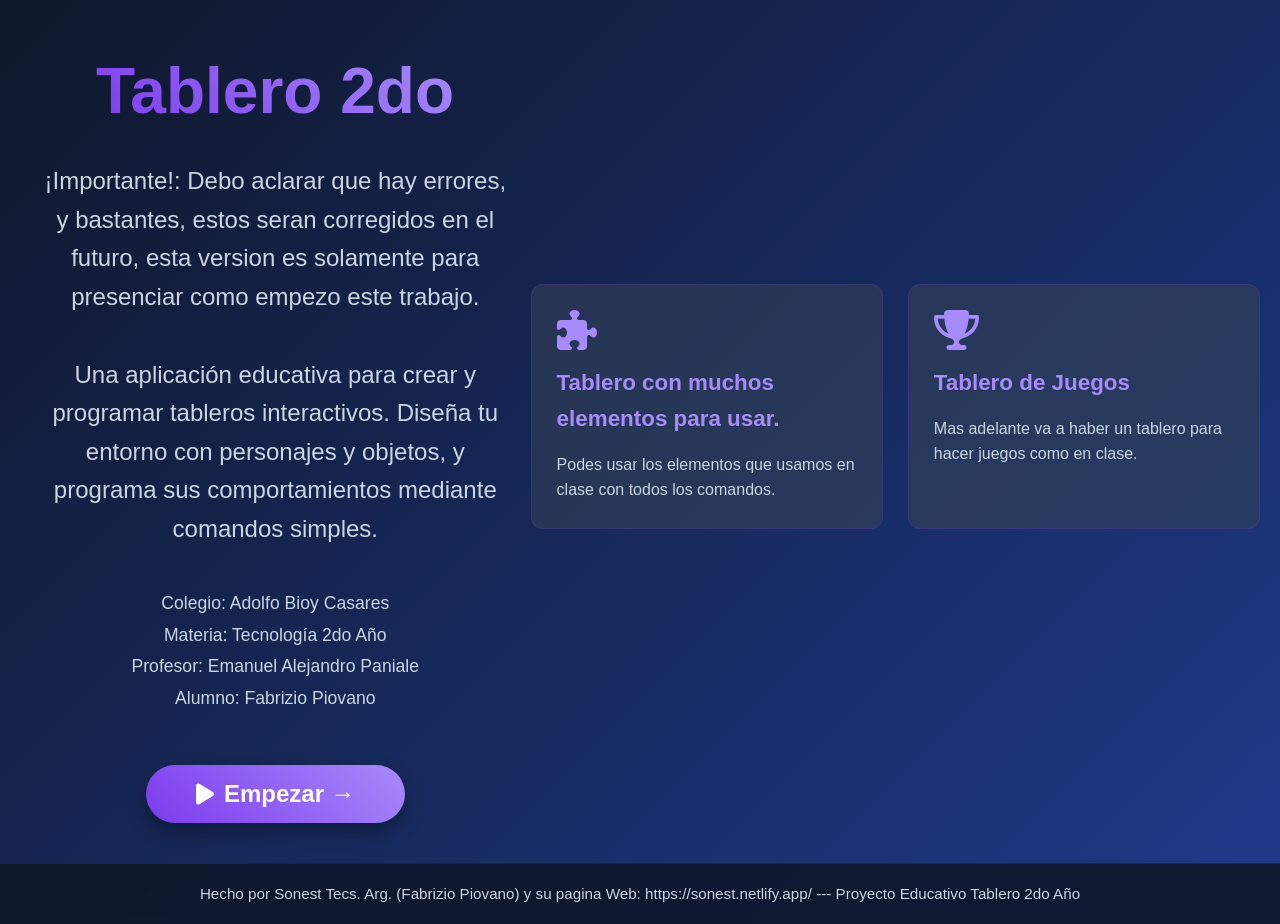
<file: index.html>
<!DOCTYPE html>
<html lang="es">
<head>
    <meta charset="UTF-8">
    <meta name="viewport" content="width=device-width, initial-scale=1.0">
    <title>Tablero 2do - Inicio</title>
    <link rel="stylesheet" href="style.css">
    <link rel="stylesheet" href="https://cdnjs.cloudflare.com/ajax/libs/font-awesome/6.4.0/css/all.min.css">
</head>
    <style>
        :root {
            --bg-primary: #0f172a;
            --bg-secondary: #1e293b;
            --bg-tertiary: #334155;
            --accent-color: #7c3aed;
            --accent-secondary: #a78bfa;
            --text-primary: #f1f5f9;
            --text-secondary: #cbd5e1;
            --success: #10b981;
            --error: #ef4444;
            --warning: #f59e0b;
            --border-radius: 12px;
            --transition: all 0.4s cubic-bezier(0.175, 0.885, 0.32, 1.275);
        }

        /* Tema claro */
        .light-theme {
          --bg-primary: #f0f2f5;
          --bg-secondary: #ffffff;
          --bg-tertiary: #e4e6eb;
          --accent-color: #6a5af9;
          --accent-secondary: #8c7cf0;
          --text-primary: #1c1e21;
          --text-secondary: #65676b;
        }

        * {
            margin: 0;
            padding: 0;
            box-sizing: border-box;
            font-family: 'Segoe UI', Tahoma, Geneva, Verdana, sans-serif;
        }

        body {
            background: linear-gradient(135deg, var(--bg-primary) 0%, #1e3a8a 100%);
            min-height: 100vh;
            display: flex;
            flex-direction: column;
            color: var(--text-primary);
            line-height: 1.6;
            overflow-x: hidden;
        }

        header {
            background: rgba(30, 41, 59, 0.9);
            backdrop-filter: blur(10px);
            color: white;
            padding: 15px 0;
            box-shadow: 0 4px 20px rgba(0, 0, 0, 0.4);
            position: sticky;
            top: 0;
            z-index: 100;
        }

        .tabs {
            display: flex;
            max-width: 1400px;
            margin: 0 auto;
            padding: 0 20px;
        }

        .tab {
            padding: 12px 24px;
            cursor: pointer;
            border-radius: var(--border-radius);
            transition: var(--transition);
            font-weight: 500;
            background: var(--bg-tertiary);
            color: var(--text-secondary);
            margin-right: 10px;
            display: flex;
            align-items: center;
            gap: 8px;
        }

        .tab.active {
            background: var(--accent-color);
            color: white;
            font-weight: bold;
            box-shadow: 0 4px 15px rgba(124, 58, 237, 0.4);
        }

        .tab:not(.active):hover {
            background: #475569;
            color: var(--text-primary);
            transform: translateY(-2px);
        }

        .container {
            max-width: 1400px;
            margin: 0 auto;
            padding: 20px;
            flex: 1;
            display: flex;
            justify-content: center;
            align-items: center;
        }

        .hero {
            display: flex;
            flex-direction: column;
            justify-content: center;
            align-items: center;
            min-height: 80vh;
            text-align: center;
            padding: 20px;
            max-width: 800px;
            margin: 0 auto;
        }

        .title {
            font-size: 4rem;
            margin-bottom: 20px;
            opacity: 0;
            transform: scale(0.8);
            animation: fadeInZoom 0.8s forwards;
            background: linear-gradient(45deg, var(--accent-color), var(--accent-secondary));
            -webkit-background-clip: text;
            background-clip: text;
            color: transparent;
            font-weight: 700;
        }

        .subtitle {
            font-size: 1.5rem;
            margin-bottom: 40px;
            max-width: 800px;
            opacity: 0;
            animation: fadeIn 0.8s forwards 0.4s;
            color: var(--text-secondary);
        }

        .info-text {
            color: var(--text-secondary);
            font-size: 1.1rem;
            opacity: 0;
            animation: fadeIn 0.8s forwards 0.6s;
            margin-bottom: 50px;
            line-height: 1.8;
            text-align: center;
        }


        .features {
            display: grid;
            grid-template-columns: repeat(2, 1fr);
            gap: 25px;
            margin-bottom: 50px;
            width: 100%;
            opacity: 0;
            animation: fadeIn 0.8s forwards 0.6s;
        }

        @media (max-width: 768px) {
            .features {
                grid-template-columns: 1fr;
            }
        }

        .feature {
            background: rgba(51, 65, 85, 0.6);
            border-radius: var(--border-radius);
            padding: 25px;
            border: 1px solid rgba(124, 58, 237, 0.2);
            text-align: left;
            transition: var(--transition);
        }

        .feature:hover {
            transform: translateY(-5px);
            box-shadow: 0 15px 25px rgba(0, 0, 0, 0.3);
            border-color: var(--accent-secondary);
        }

        .feature i {
            font-size: 2.5rem;
            color: var(--accent-secondary);
            margin-bottom: 15px;
        }

        .feature h3 {
            color: var(--accent-secondary);
            margin-bottom: 15px;
            font-size: 1.4rem;
        }

        .feature p {
            color: var(--text-secondary);
            line-height: 1.6;
        }

        .start-btn {
            background: linear-gradient(45deg, var(--accent-color), var(--accent-secondary));
            color: white;
            border: none;
            padding: 15px 50px;
            font-size: 1.5rem;
            font-weight: bold;
            border-radius: 50px;
            cursor: pointer;
            transition: var(--transition);
            display: flex;
            align-items: center;
            gap: 10px;
            opacity: 0;
            animation: fadeIn 0.8s forwards 0.8s;
            box-shadow: 0 10px 20px rgba(0, 0, 0, 0.3);
        }

        .start-btn:hover {
            transform: translateY(-5px);
            box-shadow: 0 15px 25px rgba(0, 0, 0, 0.4);
        }

        .start-btn:active {
            transform: translateY(0);
        }

        @keyframes fadeInZoom {
            from {
                opacity: 0;
                transform: scale(0.8);
            }
            to {
                opacity: 1;
                transform: scale(1);
            }
        }

        @keyframes fadeIn {
            from { opacity: 0; }
            to { opacity: 1; }
        }

        .fade-out {
            animation: fadeOut 0.8s forwards;
        }

        @keyframes fadeOut {
            from {
                opacity: 1;
                transform: translateY(0);
            }
            to {
                opacity: 0;
                transform: translateY(-50px);
            }
        }

        @keyframes pulse {
            0%, 100% { opacity: 0.5; transform: scale(0.95); }
            50% { opacity: 1; transform: scale(1); }
        }

        footer {
            background: rgba(15, 23, 42, 0.9);
            backdrop-filter: blur(10px);
            color: var(--text-secondary);
            text-align: center;
            padding: 18px;
            font-size: 0.95rem;
            margin-top: auto;
            border-top: 1px solid rgba(124, 58, 237, 0.2);
        }
    </style>
<body>
    <div class="container">
        <div class="hero">
            <h1 class="title">Tablero 2do</h1>
            <p class="subtitle">¡Importante!: Debo aclarar que hay errores, y bastantes, estos seran corregidos en el futuro, esta version es solamente para presenciar como empezo este trabajo.</p>
            <p class="subtitle">Una aplicación educativa para crear y programar tableros interactivos. Diseña tu entorno con personajes y objetos, y programa sus comportamientos mediante comandos simples.</p>
            <div class="info-text">
                <p>Colegio: Adolfo Bioy Casares</p>
                <p>Materia: Tecnología 2do Año</p>
                <p>Profesor: Emanuel Alejandro Paniale</p>
                <p>Alumno: Fabrizio Piovano</p>
            </div>

            <button id="startBtn" class="start-btn">
                <i class="fas fa-play"></i> Empezar →
            </button>
        </div>

        <div class="game-preview"></div>
            
        <div class="features">
            <div class="feature">
                <i class="fas fa-puzzle-piece"></i>
                <h3>Tablero con muchos elementos para usar.</h3>
                <p>Podes usar los elementos que usamos en clase con todos los comandos.</p>
            </div>
            <div class="feature">
                <i class="fas fa-trophy"></i>
                <h3>Tablero de Juegos</h3>
                <p>Mas adelante va a haber un tablero para hacer juegos como en clase.</p>
            </div>
        </div>
    </div>
    
    <footer>
        Hecho por Sonest Tecs. Arg. (Fabrizio Piovano) y su pagina Web: https://sonest.netlify.app/ --- Proyecto Educativo Tablero 2do Año
    </footer>
    
    <script>
        document.addEventListener('DOMContentLoaded', function() {
            const startBtn = document.getElementById('startBtn');
            
            startBtn.addEventListener('click', function() {
                // Animación de salida
                document.querySelector('.hero').classList.add('fade-out');
                
                // Redirigir después de la animación
                setTimeout(function() {
                    window.location.href = 'tablero-normal.html';
                }, 800);
            });
        });
    </script>
</body>
</html>
</file>
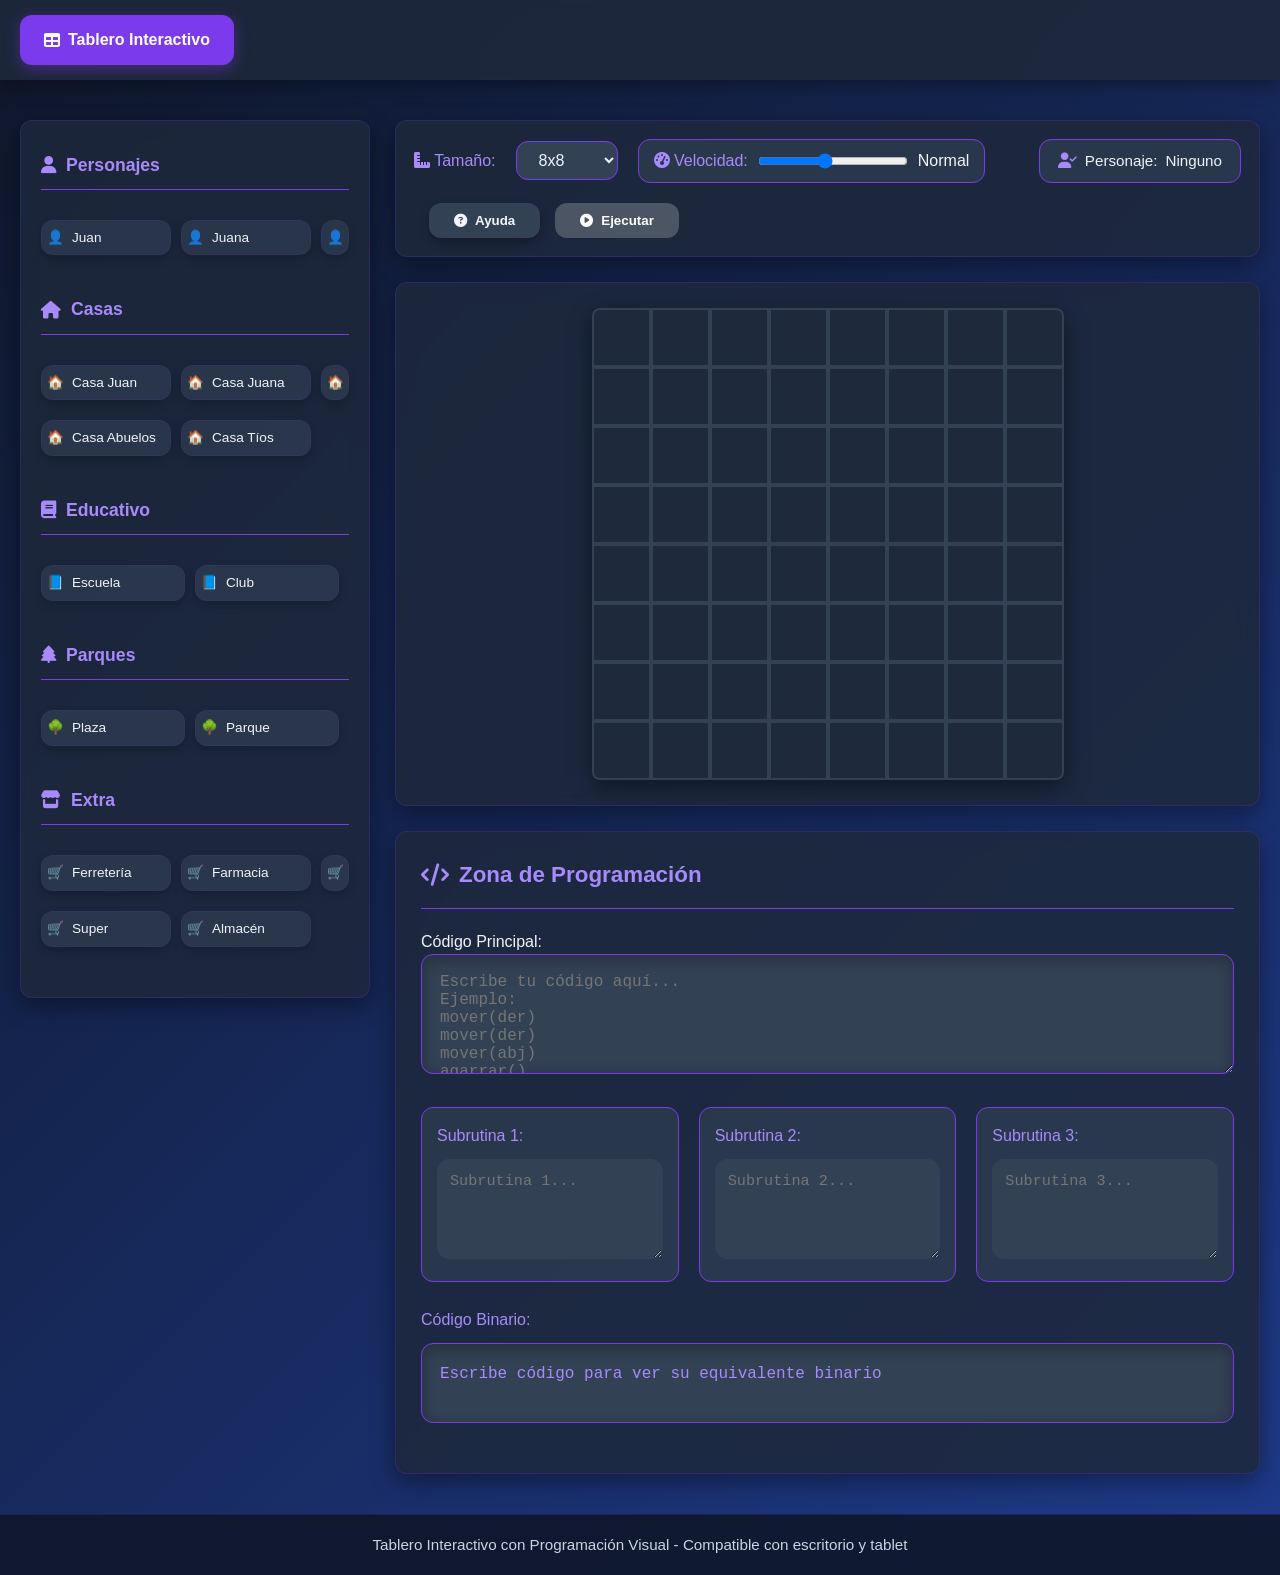
<file: tablero-juegos.html>
<!DOCTYPE html>
<html lang="es">
<head>
    <meta charset="UTF-8">
    <meta name="viewport" content="width=device-width, initial-scale=1.0">
    <title>Tablero Interactivo con Programación Visual</title>
    <link rel="stylesheet" href="https://cdnjs.cloudflare.com/ajax/libs/font-awesome/6.4.0/css/all.min.css">
    <style>
        :root {
            --bg-primary: #0f172a;
            --bg-secondary: #1e293b;
            --bg-tertiary: #334155;
            --accent-color: #7c3aed;
            --accent-secondary: #a78bfa;
            --text-primary: #f1f5f9;
            --text-secondary: #cbd5e1;
            --success: #10b981;
            --error: #ef4444;
            --warning: #f59e0b;
            --border-radius: 12px;
            --transition: all 0.4s cubic-bezier(0.175, 0.885, 0.32, 1.275);
        }

        * {
            margin: 0;
            padding: 0;
            box-sizing: border-box;
            font-family: 'Segoe UI', Tahoma, Geneva, Verdana, sans-serif;
        }

        body {
            background: linear-gradient(135deg, var(--bg-primary) 0%, #1e3a8a 100%);
            min-height: 100vh;
            display: flex;
            flex-direction: column;
            color: var(--text-primary);
            line-height: 1.6;
            overflow-x: hidden;
        }

        .container {
            max-width: 1400px;
            margin: 0 auto;
            padding: 20px;
            flex: 1;
        }

        header {
            background: rgba(30, 41, 59, 0.9);
            backdrop-filter: blur(10px);
            color: white;
            padding: 15px 0;
            box-shadow: 0 4px 20px rgba(0, 0, 0, 0.4);
            position: sticky;
            top: 0;
            z-index: 100;
        }

        .tabs {
            display: flex;
            max-width: 1400px;
            margin: 0 auto;
            padding: 0 20px;
        }

        .tab {
            padding: 12px 24px;
            cursor: pointer;
            border-radius: var(--border-radius);
            transition: var(--transition);
            font-weight: 500;
            background: var(--bg-tertiary);
            color: var(--text-secondary);
            margin-right: 10px;
            display: flex;
            align-items: center;
            gap: 8px;
        }

        .tab.active {
            background: var(--accent-color);
            color: white;
            font-weight: bold;
            box-shadow: 0 4px 15px rgba(124, 58, 237, 0.4);
        }

        .tab:not(.active):hover {
            background: #475569;
            color: var(--text-primary);
            transform: translateY(-2px);
        }

        .main-container {
            flex-wrap: wrap;
            flex-direction: row !important;
            display: flex;
            max-width: 1400px;
            margin: 20px 0;
            padding: 0;
            gap: 25px;
            animation: fadeIn 0.6s ease;
        }

        @keyframes fadeIn {
            from { opacity: 0; transform: translateY(30px); }
            to { opacity: 1; transform: translateY(0); }
        }

        .sidebar {
            width: 350px; 
            max-width: 100%;
            flex-wrap: wrap;
            background: rgba(30, 41, 59, 0.85);
            backdrop-filter: blur(10px);
            border-radius: var(--border-radius);
            padding: 20px;
            box-shadow: 0 8px 25px rgba(0, 0, 0, 0.4);
            height: fit-content;
            border: 1px solid rgba(124, 58, 237, 0.2);
            animation: slideInLeft 0.7s ease;
            flex-shrink: 0;
        }

        @keyframes slideInLeft {
            from { transform: translateX(-50px); opacity: 0; }
            to { transform: translateX(0); opacity: 1; }
        }

        .category {
            margin-bottom: 25px;
            animation: fadeIn 0.8s ease;
            display: grid;
            grid-template-columns: repeat(auto-fill, minmax(130px, 1fr));
            gap: 10px;
        }

        .category h3 {
            padding: 10px 0;
            border-bottom: 1px solid var(--accent-color);
            margin-bottom: 15px;
            color: var(--accent-secondary);
            display: flex;
            align-items: center;
            gap: 10px;
            font-size: 1.1rem;
            grid-column: 1 / span 3;
        }

        .element {
            padding: 6px 5px;
            margin: 5px 0;
            min-width: 0;
            background: rgba(51, 65, 85, 0.6);
            border-radius: var(--border-radius);
            cursor: move;
            transition: var(--transition);
            border: 1px solid rgba(124, 58, 237, 0.1);
            color: var(--text-primary);
            display: flex;
            align-items: center;
            gap: 8px;
            box-shadow: 0 4px 10px rgba(0, 0, 0, 0.2);
            font-size: 0.85em;
            overflow: hidden;
            text-overflow: ellipsis;
            white-space: nowrap;
        }

        .element:hover {
            background: var(--accent-color);
            transform: translateX(8px);
            border-color: var(--accent-secondary);
            box-shadow: 0 6px 15px rgba(124, 58, 237, 0.3);
        }

        .content {
            flex: 1;
            display: flex;
            flex-direction: column;
            gap: 25px;
            animation: slideInRight 0.7s ease;
        }

        @keyframes slideInRight {
            from { transform: translateX(50px); opacity: 0; }
            to { transform: translateX(0); opacity: 1; }
        }

        .board-controls {
            background: rgba(30, 41, 59, 0.85);
            backdrop-filter: blur(10px);
            border-radius: var(--border-radius);
            padding: 18px;
            box-shadow: 0 8px 25px rgba(0, 0, 0, 0.4);
            display: flex;
            align-items: center;
            gap: 20px;
            flex-wrap: wrap;
            border: 1px solid rgba(124, 58, 237, 0.2);
        }

        .board-controls label {
            font-weight: 500;
            color: var(--accent-secondary);
        }

        .board-controls select {
            padding: 9px 18px;
            border-radius: var(--border-radius);
            border: 1px solid var(--accent-color);
            background: var(--bg-tertiary);
            color: var(--text-primary);
            font-size: 1rem;
            transition: var(--transition);
            cursor: pointer;
        }

        .board-controls select:hover {
            background: rgba(51, 65, 85, 0.8);
        }

        .selection-info {
            margin-left: auto;
            background: rgba(51, 65, 85, 0.6);
            padding: 9px 18px;
            border-radius: var(--border-radius);
            font-size: 0.95rem;
            display: flex;
            align-items: center;
            gap: 8px;
            border: 1px solid var(--accent-color);
        }

        .selection-info i {
            color: var(--accent-secondary);
        }

        .actions {
            display: flex;
            gap: 15px;
            margin-left: 15px;
        }

        .btn {
            padding: 10px 25px;
            border: none;
            border-radius: var(--border-radius);
            cursor: pointer;
            font-weight: 600;
            transition: var(--transition);
            background: var(--bg-tertiary);
            color: var(--text-primary);
            display: flex;
            align-items: center;
            gap: 8px;
            box-shadow: 0 4px 10px rgba(0, 0, 0, 0.3);
        }

        .btn:hover {
            background: #475569;
            transform: translateY(-3px);
            box-shadow: 0 6px 15px rgba(0, 0, 0, 0.4);
        }

        .btn.primary {
            background: var(--accent-color);
            color: white;
        }

        .btn.primary:hover {
            background: #6d28d9;
            box-shadow: 0 6px 15px rgba(124, 58, 237, 0.5);
        }

        .btn.primary:disabled {
            background: #4b5563;
            cursor: not-allowed;
            transform: none;
            box-shadow: none;
        }

        .speed-control {
            display: flex;
            align-items: center;
            gap: 10px;
            background: rgba(51, 65, 85, 0.6);
            padding: 8px 15px;
            border-radius: var(--border-radius);
            border: 1px solid var(--accent-color);
        }

        .speed-control label {
            white-space: nowrap;
        }

        .speed-control input {
            width: 150px;
        }

        .board-container {
            background: rgba(30, 41, 59, 0.85);
            backdrop-filter: blur(10px);
            border-radius: var(--border-radius);
            padding: 25px;
            box-shadow: 0 8px 25px rgba(0, 0, 0, 0.4);
            overflow: auto;
            border: 1px solid rgba(124, 58, 237, 0.2);
        }

        .board {
            display: grid;
            gap: 4px;
            background: var(--bg-tertiary);
            border: 2px solid var(--bg-tertiary);
            margin: 0 auto;
            width: fit-content;
            border-radius: 8px;
            overflow: hidden;
            box-shadow: 0 8px 25px rgba(0, 0, 0, 0.4);
        }

        .cell {
            width: 55px;
            height: 55px;
            background: var(--bg-secondary);
            display: flex;
            justify-content: center;
            align-items: center;
            font-size: 28px;
            cursor: pointer;
            transition: var(--transition);
            position: relative;
            color: white;
        }

        .cell:hover {
            background: rgba(51, 65, 85, 0.8);
        }

        .cell.has-element {
            background: rgba(51, 65, 85, 0.6);
        }

        .cell.selected {
            box-shadow: inset 0 0 0 3px var(--accent-secondary);
            z-index: 2;
        }

        .cell.drag-over {
            background: rgba(124, 58, 237, 0.3);
            box-shadow: inset 0 0 0 2px var(--accent-color);
        }

        .element-content {
            display: flex;
            flex-direction: column;
            align-items: center;
            justify-content: center;
            width: 100%;
            height: 100%;
            position: relative;
        }

        .background-element {
            font-size: 32px;
            position: absolute;
            opacity: 0.7;
            z-index: 1;
        }

        .character-element {
            font-size: 36px;
            position: absolute;
            z-index: 2;
            transition: var(--transition);
            cursor: move;
        }

        .programming-area {
            background: rgba(30, 41, 59, 0.85);
            backdrop-filter: blur(10px);
            border-radius: var(--border-radius);
            padding: 25px;
            box-shadow: 0 8px 25px rgba(0, 0, 0, 0.4);
            border: 1px solid rgba(124, 58, 237, 0.2);
            animation: fadeIn 1s ease;
        }

        .programming-area h3 {
            margin-bottom: 20px;
            padding-bottom: 15px;
            border-bottom: 1px solid var(--accent-color);
            color: var(--accent-secondary);
            font-size: 1.4rem;
            display: flex;
            align-items: center;
            gap: 10px;
        }

        .code-section textarea {
            width: 100%;
            min-height: 120px;
            padding: 18px;
            border-radius: var(--border-radius);
            border: 1px solid var(--accent-color);
            background: var(--bg-tertiary);
            color: var(--text-primary);
            font-family: 'Consolas', monospace;
            font-size: 1rem;
            resize: vertical;
            transition: var(--transition);
            box-shadow: inset 0 4px 15px rgba(0, 0, 0, 0.3);
        }

        .code-section textarea:focus {
            outline: none;
            border-color: var(--accent-secondary);
            box-shadow: inset 0 4px 20px rgba(0, 0, 0, 0.4), 0 0 0 3px rgba(124, 58, 237, 0.2);
        }

        .subroutines {
            display: grid;
            grid-template-columns: repeat(3, 1fr);
            gap: 20px;
            margin: 25px 0;
        }

        .subroutine {
            background: rgba(51, 65, 85, 0.6);
            border-radius: var(--border-radius);
            padding: 15px;
            border: 1px solid var(--accent-color);
        }

        .subroutine label {
            display: block;
            margin-bottom: 10px;
            color: var(--accent-secondary);
        }

        .subroutine textarea {
            width: 100%;
            min-height: 100px;
            padding: 12px;
            border-radius: var(--border-radius);
            border: 1px solid var(--bg-tertiary);
            background: var(--bg-tertiary);
            color: var(--text-primary);
            font-family: 'Consolas', monospace;
            font-size: 0.95rem;
            resize: vertical;
        }

        .binary-output {
            margin: 25px 0;
        }

        .binary-output label {
            display: block;
            margin-bottom: 10px;
            color: var(--accent-secondary);
        }

        .binary-code {
            background: var(--bg-tertiary);
            color: var(--accent-secondary);
            padding: 18px;
            border-radius: var(--border-radius);
            font-family: 'Consolas', monospace;
            min-height: 80px;
            overflow-x: auto;
            white-space: nowrap;
            font-size: 1rem;
            border: 1px solid var(--accent-color);
            box-shadow: inset 0 4px 15px rgba(0, 0, 0, 0.3);
        }

        /* Modal de ayuda */
        .modal {
            display: none;
            position: fixed;
            top: 0;
            left: 0;
            width: 100%;
            height: 100%;
            background: rgba(0, 0, 0, 0.9);
            z-index: 2000;
            justify-content: center;
            align-items: center;
            animation: fadeIn 0.3s ease;
        }

        .modal-content {
            background: var(--bg-secondary);
            border-radius: var(--border-radius);
            width: 90%;
            max-width: 900px;
            max-height: 90vh;
            overflow-y: auto;
            padding: 35px;
            position: relative;
            animation: scaleIn 0.4s cubic-bezier(0.175, 0.885, 0.32, 1.275);
            border: 2px solid var(--accent-color);
            box-shadow: 0 20px 40px rgba(0, 0, 0, 0.6);
        }

        @keyframes scaleIn {
            from { opacity: 0; transform: scale(0.9); }
            to { opacity: 1; transform: scale(1); }
        }

        .close {
            position: absolute;
            top: 25px;
            right: 25px;
            font-size: 32px;
            cursor: pointer;
            color: var(--text-secondary);
            transition: var(--transition);
            width: 45px;
            height: 45px;
            display: flex;
            align-items: center;
            justify-content: center;
            border-radius: 50%;
        }

        .close:hover {
            color: var(--text-primary);
            background: var(--accent-color);
            transform: rotate(90deg);
        }

        .commands-list {
            display: grid;
            grid-template-columns: repeat(auto-fill, minmax(280px, 1fr));
            gap: 20px;
            margin: 25px 0;
        }

        .command {
            background: var(--bg-tertiary);
            border-radius: var(--border-radius);
            padding: 20px;
            border: 1px solid var(--accent-color);
            display: flex;
            flex-direction: column;
            transition: var(--transition);
        }

        .command:hover {
            transform: translateY(-5px);
            box-shadow: 0 10px 20px rgba(0, 0, 0, 0.3);
        }

        .cmd-name {
            font-family: 'Consolas', monospace;
            font-weight: bold;
            color: var(--accent-secondary);
            margin-bottom: 8px;
            font-size: 1.1rem;
        }

        .cmd-desc {
            font-size: 0.95rem;
            color: var(--text-secondary);
            margin-bottom: 15px;
            flex-grow: 1;
        }

        .cmd-bin {
            font-family: 'Consolas', monospace;
            background: var(--bg-primary);
            color: var(--accent-secondary);
            padding: 8px 15px;
            border-radius: var(--border-radius);
            font-size: 1rem;
            text-align: center;
        }

        .examples {
            background: var(--bg-tertiary);
            border-radius: var(--border-radius);
            padding: 25px;
            margin-top: 25px;
            border: 1px solid var(--accent-color);
        }

        .examples h3 {
            margin-bottom: 20px;
            color: var(--accent-secondary);
            font-size: 1.3rem;
            display: flex;
            align-items: center;
            gap: 10px;
        }

        .examples pre {
            background: var(--bg-primary);
            color: var(--text-primary);
            padding: 20px;
            border-radius: var(--border-radius);
            overflow-x: auto;
            font-family: 'Consolas', monospace;
            font-size: 1rem;
            margin: 15px 0;
            line-height: 1.6;
            border: 1px solid var(--accent-color);
        }

        /* Footer */
        footer {
            background: rgba(15, 23, 42, 0.9);
            backdrop-filter: blur(10px);
            color: var(--text-secondary);
            text-align: center;
            padding: 18px;
            font-size: 0.95rem;
            margin-top: auto;
            border-top: 1px solid rgba(124, 58, 237, 0.2);
        }

        /* Animaciones de movimiento */
        @keyframes moveRight {
            from { transform: translateX(0); }
            to { transform: translateX(55px); }
        }

        @keyframes moveLeft {
            from { transform: translateX(0); }
            to { transform: translateX(-55px); }
        }

        @keyframes moveUp {
            from { transform: translateY(0); }
            to { transform: translateY(-55px); }
        }

        @keyframes moveDown {
            from { transform: translateY(0); }
            to { transform: translateY(55px); }
        }

        @keyframes jump {
            0%, 100% { transform: translateY(0); }
            50% { transform: translateY(-30px); }
        }

        @keyframes grab {
            0%, 100% { transform: scale(1); }
            50% { transform: scale(1.3); }
        }

        /* Responsive */
        @media (max-width: 1100px) {
            .main-container {
                flex-direction: column;
            }

            .sidebar {
                width: 100%;
            }

            .subroutines {
                grid-template-columns: 1fr;
            }
        }

        @media (max-width: 768px) {
            .board .cell {
                width: 45px;
                height: 45px;
                font-size: 24px;
            }

            .board-controls {
                flex-direction: column;
                align-items: flex-start;
                gap: 15px;
            }

            .selection-info, .actions {
                margin-left: 0;
                width: 100%;
            }

            .commands-list {
                grid-template-columns: 1fr;
            }

            .tabs {
                justify-content: center;
            }
        }

        @media (max-width: 480px) {
            .board .cell {
                width: 38px;
                height: 38px;
                font-size: 20px;
            }

            .tab {
                padding: 10px 15px;
                font-size: 0.9rem;
            }
        }

        /* Ajustes responsivos */
        @media (max-width: 1100px) {
            .main-container {
                flex-direction: column;
            }

            .sidebar {
                width: 100%;
            }

            .category {
                grid-template-columns: repeat(3, 1fr);
            }
        }

        @media (max-width: 768px) {
            .category {
                grid-template-columns: repeat(2, 1fr);
            }

            .category h3 {
                grid-column: 1 / span 2;
            }
        }

        @media (max-width: 480px) {
            .category {
                grid-template-columns: repeat(2, 1fr);
            }

            .element {
                padding: 6px 8px;
                font-size: 0.8em;
            }
        }
    </style>
</head>
<body>
    <header>
        <div class="tabs">
            <div class="tab active">
                <i class="fas fa-table"></i> Tablero Interactivo
            </div>
        </div>
    </header>

    <div class="container">
        <div class="main-container">
            <aside class="sidebar">
                <div class="category">
                    <h3><i class="fas fa-user"></i> Personajes</h3>
                    <div class="element" draggable="true" data-type="character" data-emoji="👤" data-id="juan">
                        <span>👤</span> Juan
                    </div>
                    <div class="element" draggable="true" data-type="character" data-emoji="👤" data-id="juana">
                        <span>👤</span> Juana
                    </div>
                    <div class="element" draggable="true" data-type="character" data-emoji="👤" data-id="julia">
                        <span>👤</span> Julia
                    </div>
                </div>

                <div class="category">
                    <h3><i class="fas fa-home"></i> Casas</h3>
                    <div class="element" draggable="true" data-type="house" data-emoji="🏠" data-id="casa-juan">
                        <span>🏠</span> Casa Juan
                    </div>
                    <div class="element" draggable="true" data-type="house" data-emoji="🏠" data-id="casa-juana">
                        <span>🏠</span> Casa Juana
                    </div>
                    <div class="element" draggable="true" data-type="house" data-emoji="🏠" data-id="casa-julia">
                        <span>🏠</span> Casa Julia
                    </div>
                    <div class="element" draggable="true" data-type="house" data-emoji="🏠" data-id="casa-abuelos">
                        <span>🏠</span> Casa Abuelos
                    </div>
                    <div class="element" draggable="true" data-type="house" data-emoji="🏠" data-id="casa-tios">
                        <span>🏠</span> Casa Tíos
                    </div>
                </div>

                <div class="category">
                    <h3><i class="fas fa-book"></i> Educativo</h3>
                    <div class="element" draggable="true" data-type="educational" data-emoji="📘" data-id="escuela">
                        <span>📘</span> Escuela
                    </div>
                    <div class="element" draggable="true" data-type="educational" data-emoji="📘" data-id="club">
                        <span>📘</span> Club
                    </div>
                </div>

                <div class="category">
                    <h3><i class="fas fa-tree"></i> Parques</h3>
                    <div class="element" draggable="true" data-type="park" data-emoji="🌳" data-id="plaza">
                        <span>🌳</span> Plaza
                    </div>
                    <div class="element" draggable="true" data-type="park" data-emoji="🌳" data-id="parque">
                        <span>🌳</span> Parque
                    </div>
                </div>

                <div class="category">
                    <h3><i class="fas fa-store"></i> Extra</h3>
                    <div class="element" draggable="true" data-type="extra" data-emoji="🛒" data-id="ferreteria">
                        <span>🛒</span> Ferretería
                    </div>
                    <div class="element" draggable="true" data-type="extra" data-emoji="🛒" data-id="farmacia">
                        <span>🛒</span> Farmacia
                    </div>
                    <div class="element" draggable="true" data-type="extra" data-emoji="🛒" data-id="panaderia">
                        <span>🛒</span> Panadería
                    </div>
                    <div class="element" draggable="true" data-type="extra" data-emoji="🛒" data-id="super">
                        <span>🛒</span> Super
                    </div>
                    <div class="element" draggable="true" data-type="extra" data-emoji="🛒" data-id="almacen">
                        <span>🛒</span> Almacén
                    </div>
                </div>
            </aside>

            <main class="content">
                <div class="board-controls">
                    <label for="boardSize">
                        <i class="fas fa-ruler-combined"></i> Tamaño:
                    </label>
                    <select id="boardSize">
                        <option value="4">4x4</option>
                        <option value="5">5x5</option>
                        <option value="6">6x6</option>
                        <option value="7">7x7</option>
                        <option value="8" selected>8x8</option>
                        <option value="9">9x9</option>
                        <option value="10">10x10</option>
                        <option value="15">15x15</option>
                        <option value="20">20x20</option>
                        <option value="25">25x25</option>
                    </select>

                    <div class="speed-control">
                        <label for="speed">
                            <i class="fas fa-tachometer-alt"></i> Velocidad:
                        </label>
                        <input type="range" id="speed" min="100" max="1000" value="500" step="100">
                        <span id="speedValue">Normal</span>
                    </div>

                    <div class="selection-info">
                        <i class="fas fa-user-check"></i> 
                        Personaje: <span id="selectedCharacter">Ninguno</span>
                    </div>

                    <div class="actions">
                        <button id="helpBtn" class="btn">
                            <i class="fas fa-question-circle"></i> Ayuda
                        </button>
                        <button id="runBtn" class="btn primary" disabled>
                            <i class="fas fa-play-circle"></i> Ejecutar
                        </button>
                    </div>
                </div>

                <div class="board-container">
                    <div id="board" class="board"></div>
                </div>

                <div class="programming-area">
                    <h3><i class="fas fa-code"></i> Zona de Programación</h3>

                    <div class="code-section">
                        <label for="mainCode">Código Principal:</label>
                        <textarea id="mainCode" placeholder="Escribe tu código aquí...
Ejemplo: 
mover(der)
mover(der)
mover(abj)
agarrar()"></textarea>
                    </div>

                    <div class="subroutines">
                        <div class="subroutine">
                            <label for="sub1">Subrutina 1:</label>
                            <textarea id="sub1" placeholder="Subrutina 1..."></textarea>
                        </div>
                        <div class="subroutine">
                            <label for="sub2">Subrutina 2:</label>
                            <textarea id="sub2" placeholder="Subrutina 2..."></textarea>
                        </div>
                        <div class="subroutine">
                            <label for="sub3">Subrutina 3:</label>
                            <textarea id="sub3" placeholder="Subrutina 3..."></textarea>
                        </div>
                    </div>

                    <div class="binary-output">
                        <label for="binaryCode">Código Binario:</label>
                        <div id="binaryCode" class="binary-code">Escribe código para ver su equivalente binario</div>
                    </div>
                </div>
            </main>
        </div>
    </div>

    <div id="helpModal" class="modal">
        <div class="modal-content">
            <span class="close">&times;</span>
            <h2><i class="fas fa-info-circle"></i> Comandos Disponibles</h2>
            <div class="commands-list">
                <div class="command">
                    <div class="cmd-name">mover(der)</div>
                    <div class="cmd-desc">Mover a la derecha</div>
                    <div class="cmd-bin">10010011</div>
                </div>
                <div class="command">
                    <div class="cmd-name">mover(izq)</div>
                    <div class="cmd-desc">Mover a la izquierda</div>
                    <div class="cmd-bin">10010010</div>
                </div>
                <div class="command">
                    <div class="cmd-name">mover(arr)</div>
                    <div class="cmd-desc">Mover arriba</div>
                    <div class="cmd-bin">10010000</div>
                </div>
                <div class="command">
                    <div class="cmd-name">mover(abj)</div>
                    <div class="cmd-desc">Mover abajo</div>
                    <div class="cmd-bin">10010001</div>
                </div>
                <div class="command">
                    <div class="cmd-name">esperar(n)</div>
                    <div class="cmd-desc">Esperar n unidades de tiempo</div>
                    <div class="cmd-bin">00000000</div>
                </div>
                <div class="command">
                    <div class="cmd-name">hacer(n)</div>
                    <div class="cmd-desc">Repetir el bloque n veces</div>
                    <div class="cmd-bin">1010nnnn</div>
                </div>
                <div class="command">
                    <div class="cmd-name">finhacer</div>
                    <div class="cmd-desc">Fin del bloque de repetición</div>
                    <div class="cmd-bin">11111111</div>
                </div>
                <div class="command">
                    <div class="cmd-name">call(n)</div>
                    <div class="cmd-desc">Llamar subrutina n (1-3)</div>
                    <div class="cmd-bin">110000nn</div>
                </div>
                <div class="command">
                    <div class="cmd-name">return</div>
                    <div class="cmd-desc">Retornar de subrutina</div>
                    <div class="cmd-bin">11001111</div>
                </div>
                <div class="command">
                    <div class="cmd-name">agarrar(objeto)</div>
                    <div class="cmd-desc">Recoger objeto en la celda</div>
                    <div class="cmd-bin">10101010</div>
                </div>
            </div>

            <div class="examples">
                <h3><i class="fas fa-lightbulb"></i> Ejemplos</h3>
                <p><strong>Movimiento simple:</strong></p>
                <pre>mover(der)
mover(der)
mover(abj)</pre>

                <p><strong>Usando subrutinas:</strong></p>
                <pre>call(1)   # Llama a subrutina 1
mover(izq)
call(2)   # Llama a subrutina 2
return    # Vuelve al código principal</pre>

                <p><strong>Bucles:</strong></p>
                <pre>hacer(4)
    mover(der)
finhacer</pre>
            </div>
        </div>
    </div>

    <footer>
        Tablero Interactivo con Programación Visual - Compatible con escritorio y tablet
    </footer>

    <script>
        // Mapeo de comandos a binario
        const COMMAND_MAP = {
            'mover(der)': '10010011',
            'mover(izq)': '10010010',
            'mover(arr)': '10010000',
            'mover(abj)': '10010001',
            'esperar': '00000000',
            'hacer': '1010', // Se añade el valor después
            'finhacer': '11111111',
            'call': '110000', // Se añade el valor después
            'return': '11001111',
            'agarrar()': '10101010'
        };

        // Variables globales
        let selectedCharacter = null;
        let draggedElement = null;
        let currentBoardSize = 8;
        let isExecuting = false;
        let executionSpeed = 500; // Velocidad predeterminada (Normal)
        let callStack = []; // Stack para llamadas a subrutinas
        let backgroundElements = {}; // Almacena elementos de fondo
        let characterElements = {}; // Almacena personajes colocados

        // Generar el tablero
        function generateBoard(size) {
            const board = document.getElementById('board');
            board.innerHTML = '';
            board.style.gridTemplateColumns = `repeat(${size}, 1fr)`;
            currentBoardSize = size;
            backgroundElements = {};
            characterElements = {};

            for (let i = 0; i < size * size; i++) {
                const cell = document.createElement('div');
                cell.className = 'cell';
                cell.dataset.row = Math.floor(i / size);
                cell.dataset.col = i % size;
                cell.dataset.id = `${cell.dataset.row}-${cell.dataset.col}`;

                // Contenedor para elementos
                const elementContainer = document.createElement('div');
                elementContainer.className = 'element-content';
                cell.appendChild(elementContainer);

                board.appendChild(cell);
            }

            // Actualizar estado de selección
            updateSelectionInfo();
        }

        // Configurar eventos del tablero
        function setupBoardEvents() {
            const cells = document.querySelectorAll('.cell');

            // Eventos de drag and drop para elementos del sidebar
            document.querySelectorAll('.sidebar .element').forEach(element => {
                element.addEventListener('dragstart', handleDragStart);
                element.addEventListener('dragend', handleDragEnd);
            });

            cells.forEach(cell => {
                cell.addEventListener('dragover', handleDragOver);
                cell.addEventListener('dragenter', handleDragEnter);
                cell.addEventListener('dragleave', handleDragLeave);
                cell.addEventListener('drop', handleDrop);
                cell.addEventListener('click', handleCellClick);
                cell.addEventListener('contextmenu', handleCellRightClick);
            });

            // Evento para cambiar tamaño del tablero
            document.getElementById('boardSize').addEventListener('change', function() {
                const size = parseInt(this.value);
                generateBoard(size);
                setupBoardEvents();
            });

            // Evento para cambiar velocidad
            const speedControl = document.getElementById('speed');
            if (speedControl) {
                speedControl.addEventListener('input', function() {
                    executionSpeed = parseInt(this.value);
                    updateSpeedLabel();
                });
                updateSpeedLabel();
            }
        }

        function updateSpeedLabel() {
            const speedValue = document.getElementById('speedValue');
            if (!speedValue) return;

            if (executionSpeed <= 200) speedValue.textContent = 'Muy rápido';
            else if (executionSpeed <= 400) speedValue.textContent = 'Rápido';
            else if (executionSpeed <= 600) speedValue.textContent = 'Normal';
            else if (executionSpeed <= 800) speedValue.textContent = 'Lento';
            else speedValue.textContent = 'Muy lento';
        }

        // Actualizar información de selección
        function updateSelectionInfo() {
            const infoElement = document.getElementById('selectedCharacter');
            if (infoElement) {
                infoElement.textContent = selectedCharacter 
                    ? selectedCharacter.querySelector('.character-element')?.textContent || 'Personaje'
                    : 'Ninguno';
            }
        }

        // Eventos de drag and drop
        function handleDragStart(e) {
            draggedElement = this;
            e.dataTransfer.setData('text/plain', this.dataset.emoji);
            this.classList.add('dragging');
            setTimeout(() => this.style.opacity = '0.5', 0);
        }

        function handleDragEnd(e) {
            this.classList.remove('dragging');
            this.style.opacity = '1';
        }

        function handleDragOver(e) {
            e.preventDefault();
        }

        function handleDragEnter(e) {
            e.preventDefault();
            this.classList.add('drag-over');
        }

        function handleDragLeave(e) {
            this.classList.remove('drag-over');
        }

        function handleDrop(e) {
            e.preventDefault();
            this.classList.remove('drag-over');

            const emoji = draggedElement.dataset.emoji;
            const type = draggedElement.dataset.type;
            const id = draggedElement.dataset.id;
            const cellId = this.dataset.id;

            // Si es un personaje
            if (type === 'character') {
                // Verificar si ya existe un personaje con este ID
                if (characterElements[id]) {
                    showError(`Ya existe un ${id} en el tablero`);
                    return;
                }

                // Crear elemento de personaje
                const character = document.createElement('div');
                character.className = 'character-element';
                character.textContent = emoji;
                character.dataset.id = id;
                character.draggable = true;

                // Agregar a la celda
                this.querySelector('.element-content').appendChild(character);

                // Seleccionar este personaje
                if (selectedCharacter) {
                    selectedCharacter.classList.remove('selected');
                }
                this.classList.add('selected');
                selectedCharacter = this;

                // Registrar el personaje
                characterElements[id] = this;

                // Actualizar información
                updateSelectionInfo();
                document.getElementById('runBtn').disabled = false;
            } 
            // Si es un elemento de fondo
            else {
                // Si ya hay un elemento de fondo, reemplazarlo
                if (backgroundElements[cellId]) {
                    this.querySelector('.background-element').textContent = emoji;
                } else {
                    // Crear elemento de fondo
                    const bgElement = document.createElement('div');
                    bgElement.className = 'background-element';
                    bgElement.textContent = emoji;

                    // Agregar a la celda
                    this.querySelector('.element-content').appendChild(bgElement);
                }

                // Guardar elemento de fondo
                backgroundElements[cellId] = {
                    emoji: emoji,
                    type: type,
                    id: id
                };
            }

            this.classList.add('has-element');
        }

        function handleCellClick(e) {
            if (e.button !== 0) return; // Solo clic izquierdo

            const cell = this;
            const character = cell.querySelector('.character-element');

            // Si hay un personaje en la celda, seleccionarlo
            if (character) {
                // Deseleccionar el anterior
                if (selectedCharacter) {
                    selectedCharacter.classList.remove('selected');
                }

                // Seleccionar el nuevo
                cell.classList.add('selected');
                selectedCharacter = cell;
                updateSelectionInfo();
                document.getElementById('runBtn').disabled = false;
            }
        }

        function handleCellRightClick(e) {
            e.preventDefault();

            const cell = this;
            const cellId = cell.dataset.id;
            const character = cell.querySelector('.character-element');

            // Si hay un personaje, eliminarlo
            if (character) {
                // Eliminar del registro
                delete characterElements[character.dataset.id];

                character.remove();

                // Si era el personaje seleccionado, deseleccionar
                if (cell === selectedCharacter) {
                    cell.classList.remove('selected');
                    selectedCharacter = null;
                    updateSelectionInfo();
                    document.getElementById('runBtn').disabled = true;
                }
            }
            // Si no hay personaje pero hay fondo, eliminar fondo
            else if (backgroundElements[cellId]) {
                const bgElement = cell.querySelector('.background-element');
                if (bgElement) {
                    bgElement.remove();
                }
                delete backgroundElements[cellId];
            }

            // Si no quedan elementos, quitar clase
            if (!cell.querySelector('.background-element') && !cell.querySelector('.character-element')) {
                cell.classList.remove('has-element');
            }
        }

        // Configurar eventos de programación
        function setupProgrammingEvents() {
            // Eventos para convertir a binario en tiempo real
            const textareas = document.querySelectorAll('textarea');
            textareas.forEach(textarea => {
                textarea.addEventListener('input', convertToBinary);
            });

            // Botón de ayuda
            const helpBtn = document.getElementById('helpBtn');
            helpBtn.addEventListener('click', openHelpModal);

            // Botón de cerrar modal
            const closeBtn = document.querySelector('.close');
            if (closeBtn) {
                closeBtn.addEventListener('click', closeHelpModal);
            }

            // Cerrar modal haciendo clic fuera
            window.addEventListener('click', function(event) {
                const modal = document.getElementById('helpModal');
                if (event.target === modal) {
                    closeHelpModal();
                }
            });

            // Botón de ejecutar
            const runBtn = document.getElementById('runBtn');
            runBtn.addEventListener('click', executeCode);

            // Convertir inicialmente
            convertToBinary();
        }

        function convertToBinary() {
            const mainCode = document.getElementById('mainCode').value.trim();
            const sub1 = document.getElementById('sub1').value.trim();
            const sub2 = document.getElementById('sub2').value.trim();
            const sub3 = document.getElementById('sub3').value.trim();

            if (!mainCode && !sub1 && !sub2 && !sub3) {
                document.getElementById('binaryCode').textContent = 'Escribe código para ver su equivalente binario';
                return;
            }

            let binaryOutput = '';

            if (mainCode) {
                binaryOutput += `Principal: ${convertCodeBlock(mainCode)}\n`;
            }
            if (sub1) {
                binaryOutput += `Sub1: ${convertCodeBlock(sub1)}\n`;
            }
            if (sub2) {
                binaryOutput += `Sub2: ${convertCodeBlock(sub2)}\n`;
            }
            if (sub3) {
                binaryOutput += `Sub3: ${convertCodeBlock(sub3)}\n`;
            }

            document.getElementById('binaryCode').textContent = binaryOutput;
        }

        function convertCodeBlock(code) {
            const lines = code.split('\n');
            const binaryLines = [];

            for (const line of lines) {
                const trimmedLine = line.trim();
                if (!trimmedLine) continue;

                // Buscar comandos conocidos
                let binaryCommand = null;

                // Comandos sin parámetros
                if (COMMAND_MAP[trimmedLine]) {
                    binaryCommand = COMMAND_MAP[trimmedLine];
                } 
                // Comandos con parámetros (hacer y call)
                else if (trimmedLine.startsWith('hacer(')) {
                    const n = trimmedLine.match(/hacer\((\d+)\)/)?.[1];
                    if (n && n >= 1 && n <= 15) {
                        const binN = parseInt(n).toString(2).padStart(4, '0');
                        binaryCommand = COMMAND_MAP['hacer'] + binN;
                    }
                } else if (trimmedLine.startsWith('call(')) {
                    const n = trimmedLine.match(/call\((\d+)\)/)?.[1];
                    if (n && n >= 1 && n <= 3) {
                        const binN = parseInt(n).toString(2).padStart(2, '0');
                        binaryCommand = COMMAND_MAP['call'] + binN;
                    }
                } 
                // Comando esperar con parámetro
                else if (trimmedLine.startsWith('esperar(')) {
                    binaryCommand = COMMAND_MAP['esperar'];
                }

                if (binaryCommand) {
                    binaryLines.push(binaryCommand);
                } else {
                    binaryLines.push('ERROR: Comando no reconocido');
                }
            }

            return binaryLines.join(' ');
        }

        // Modal de ayuda
        function openHelpModal() {
            const modal = document.getElementById('helpModal');
            modal.style.display = 'flex';
            document.body.style.overflow = 'hidden';
        }

        function closeHelpModal() {
            const modal = document.getElementById('helpModal');
            modal.style.display = 'none';
            document.body.style.overflow = '';
        }

        // Ejecutar código
        async function executeCode() {
            if (isExecuting) return;

            if (!selectedCharacter) {
                showError('Error: ¡Primero selecciona un personaje en el tablero!');
                return;
            }

            const mainCode = document.getElementById('mainCode').value;
            if (!mainCode.trim()) {
                showError('Error: ¡El código principal está vacío!');
                return;
            }

            const runBtn = document.getElementById('runBtn');
            runBtn.textContent = 'Ejecutando...';
            runBtn.disabled = true;
            isExecuting = true;
            callStack = []; // Reset del stack

            // Ejecutar código principal
            await executeCodeBlock(mainCode, true);

            runBtn.textContent = 'Ejecutar código';
            runBtn.disabled = false;
            isExecuting = false;
        }

        // Función para ejecutar un bloque de código
        async function executeCodeBlock(code, isMain = false) {
            const lines = code.split('\n').filter(line => line.trim());
            let returnCalled = false;

            for (let i = 0; i < lines.length; i++) {
                const command = lines[i].trim();

                // Si se encontró un return, salir de la subrutina
                if (returnCalled && !isMain) {
                    return true;
                }

                // Manejar llamadas a subrutinas
                if (command.startsWith('call(')) {
                    const n = command.match(/call\((\d+)\)/)?.[1];
                    if (n && n >= 1 && n <= 3) {
                        const subCode = document.getElementById(`sub${n}`).value;
                        if (subCode.trim()) {
                            // Guardar la posición actual
                            callStack.push({
                                line: i,
                                code: code,
                                isMain: isMain
                            });

                            // Ejecutar subrutina
                            await executeCodeBlock(subCode);

                            // Continuar desde la siguiente línea
                            i = callStack.pop().line;
                        }
                    }
                }
                // Manejar return
                else if (command === 'return') {
                    if (!isMain) {
                        returnCalled = true;
                        continue;
                    }
                }
                // Ejecutar otros comandos
                else {
                    const success = await executeCommand(command);
                    if (!success) {
                        // Si hay un error, detener la ejecución
                        return false;
                    }
                }

                // Esperar según la velocidad configurada
                await new Promise(resolve => setTimeout(resolve, executionSpeed));
            }

            return true;
        }

        // Función para ejecutar un comando
        async function executeCommand(command) {
            if (!selectedCharacter) return false;

            const board = document.getElementById('board');
            const row = parseInt(selectedCharacter.dataset.row);
            const col = parseInt(selectedCharacter.dataset.col);
            const character = selectedCharacter.querySelector('.character-element');

            let newRow = row;
            let newCol = col;
            let success = true;
            let animationClass = '';

            // Interpretar el comando
            switch (command) {
                case 'mover(der)':
                    newCol = col + 1;
                    animationClass = 'moveRight';
                    break;
                case 'mover(izq)':
                    newCol = col - 1;
                    animationClass = 'moveLeft';
                    break;
                case 'mover(arr)':
                    newRow = row - 1;
                    animationClass = 'moveUp';
                    break;
                case 'mover(abj)':
                    newRow = row + 1;
                    animationClass = 'moveDown';
                    break;
                case 'agarrar()':
                    character.style.animation = 'grab 0.5s ease';
                    setTimeout(() => {
                        character.style.animation = '';
                    }, 500);
                    break;
                case 'esperar(n)':
                    // Espera ya está implementada con el timeout entre comandos
                    break;
                default:
                    if (command.startsWith('call(')) {
                        // Ya manejado en executeCodeBlock
                    } else if (command.startsWith('hacer(')) {
                        showInfo(`Haciendo acción: ${command}`);
                    } else if (command === 'finhacer') {
                        // No hacer nada
                    } else {
                        showError(`Comando no reconocido: ${command}`);
                        success = false;
                    }
            }

            // Mover el personaje si es un comando de movimiento
            if (animationClass) {
                // Validar si el movimiento es posible
                if (newRow < 0 || newRow >= currentBoardSize || newCol < 0 || newCol >= currentBoardSize) {
                    showError('Error: ¡Movimiento fuera de los límites del tablero!');
                    return false;
                }

                const newCell = board.querySelector(`.cell[data-row="${newRow}"][data-col="${newCol}"]`);
                if (newCell) {
                    // Animación de movimiento
                    character.style.animation = `${animationClass} ${executionSpeed/1000}s ease`;

                    await new Promise(resolve => setTimeout(resolve, executionSpeed));

                    // Mover a la nueva celda
                    const currentBg = selectedCharacter.querySelector('.background-element')?.cloneNode(true);
                    selectedCharacter.querySelector('.element-content').innerHTML = '';
                    if (currentBg) {
                        selectedCharacter.querySelector('.element-content').appendChild(currentBg);
                    }

                    // Actualizar posición
                    selectedCharacter.classList.remove('selected');
                    selectedCharacter.classList.remove('has-element');
                    if (!currentBg) {
                        selectedCharacter.classList.remove('has-element');
                    }

                    newCell.querySelector('.element-content').appendChild(character);
                    newCell.classList.add('selected');
                    newCell.classList.add('has-element');
                    selectedCharacter = newCell;

                    // Actualizar posición del personaje
                    characterElements[character.dataset.id] = newCell;

                    // Restablecer animación
                    character.style.animation = '';
                } else {
                    showError('Movimiento inválido');
                    success = false;
                }
            }

            return success;
        }

        // Mostrar mensajes de error
        function showError(message) {
            const binaryOutput = document.getElementById('binaryCode');
            binaryOutput.textContent = message;
            binaryOutput.style.color = 'var(--error)';
            binaryOutput.style.fontWeight = 'bold';
            setTimeout(() => {
                convertToBinary();
                binaryOutput.style.color = '';
                binaryOutput.style.fontWeight = '';
            }, 3000);
        }

        function showWarning(message) {
            const binaryOutput = document.getElementById('binaryCode');
            const originalContent = binaryOutput.textContent;
            binaryOutput.textContent = message;
            binaryOutput.style.color = 'var(--warning)';
            setTimeout(() => {
                binaryOutput.textContent = originalContent;
                binaryOutput.style.color = '';
            }, 2000);
        }

        function showInfo(message) {
            const binaryOutput = document.getElementById('binaryCode');
            const originalContent = binaryOutput.textContent;
            binaryOutput.textContent = message;
            binaryOutput.style.color = 'var(--success)';
            setTimeout(() => {
                binaryOutput.textContent = originalContent;
                binaryOutput.style.color = '';
            }, 2000);
        }

        // Inicializar la aplicación
        document.addEventListener('DOMContentLoaded', function() {
            // Generar el tablero inicial
            generateBoard(currentBoardSize);

            // Configurar eventos del tablero
            setupBoardEvents();

            // Configurar eventos de programación
            setupProgrammingEvents();
        });
    </script>
</body>
</html>
</file>
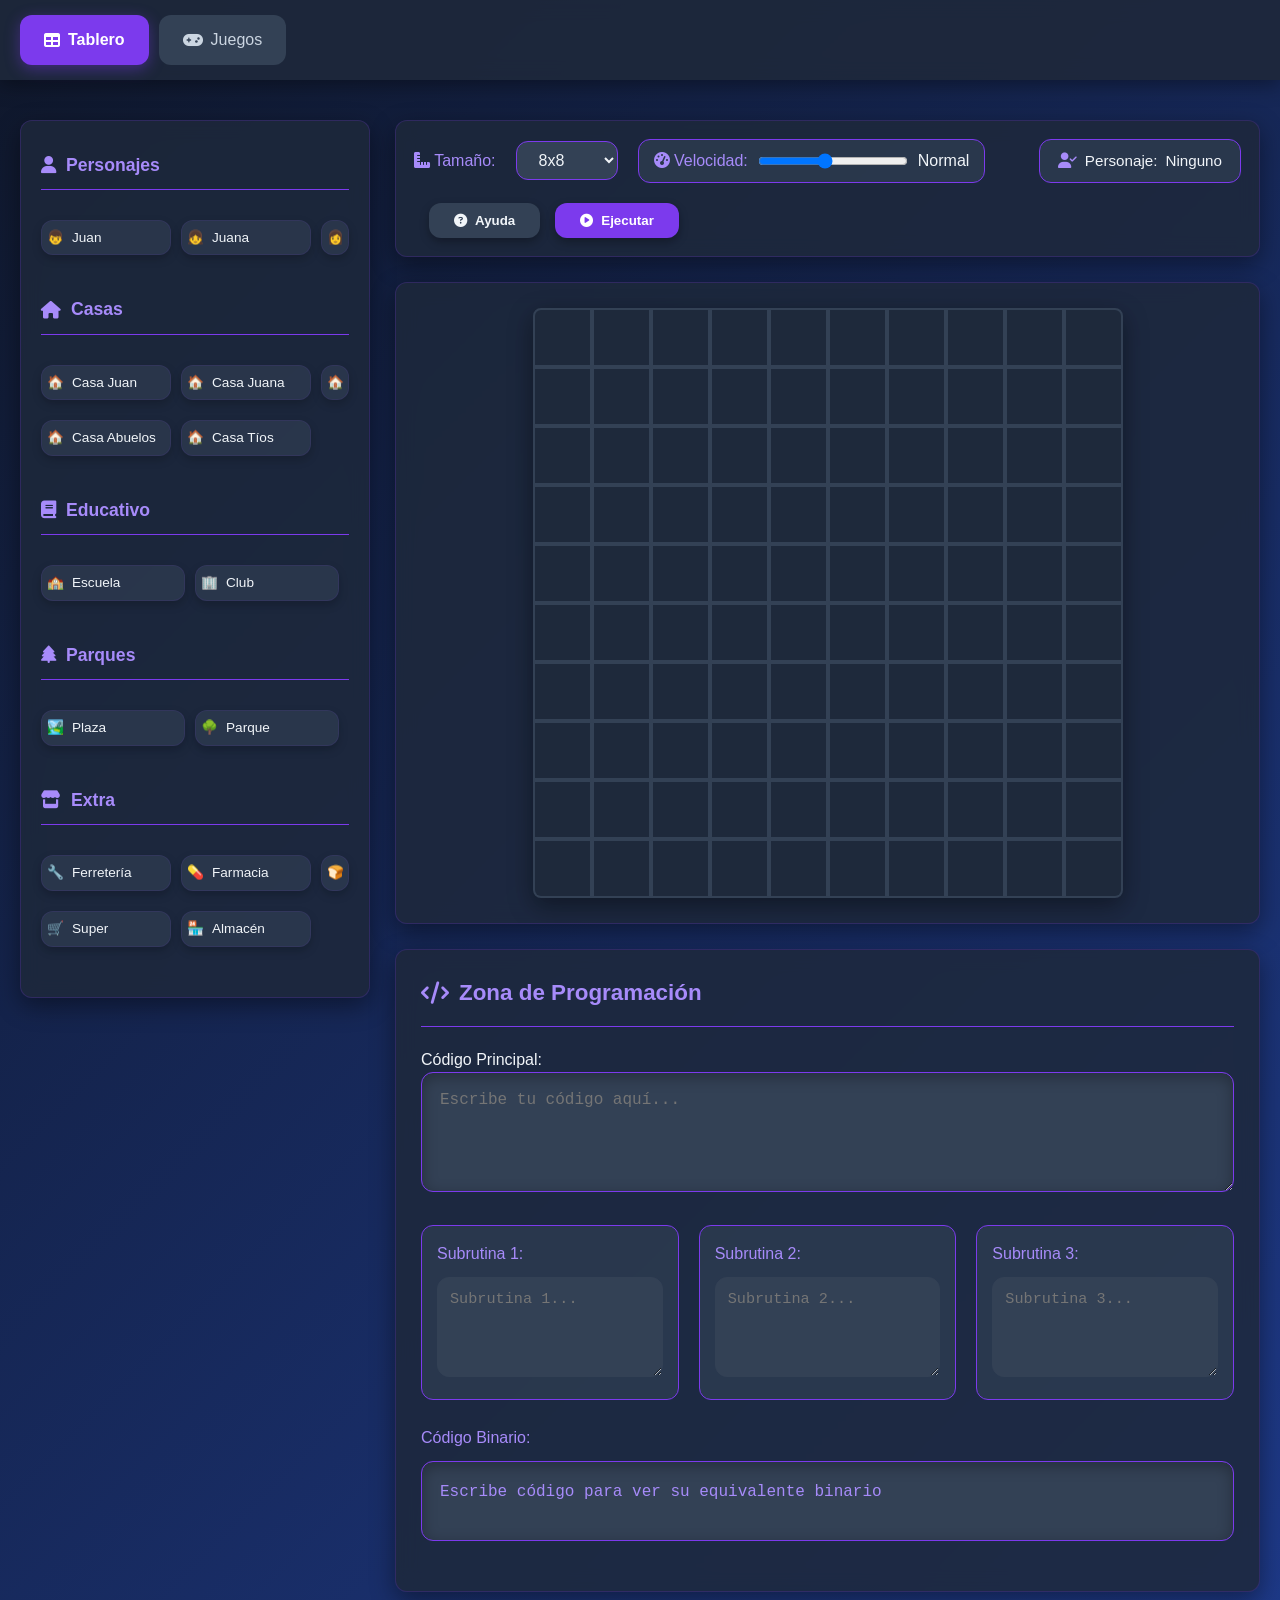
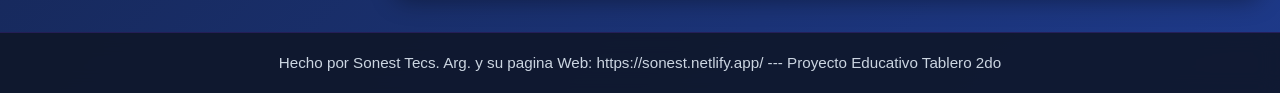
<file: tablero-normal.html>
<!DOCTYPE html>
<html lang="es">
<head>
    <meta charset="UTF-8">
    <meta name="viewport" content="width=device-width, initial-scale=1.0">
    <title>Tablero 2do - Modo Normal</title>
    <link rel="stylesheet" href="style.css">
    <link rel="stylesheet" href="https://cdnjs.cloudflare.com/ajax/libs/font-awesome/6.4.0/css/all.min.css">
</head>
<body>
    <header>
        <div class="tabs">
            <div class="tab active">
                <i class="fas fa-table"></i> Tablero
            </div>
            <div class="tab" id="gamesTab">
                <i class="fas fa-gamepad"></i> Juegos
            </div>
        </div>
    </header>
    
    <div class="container">
        <div class="main-container">
            <aside class="sidebar">
                <div class="category">
                    <h3><i class="fas fa-user"></i> Personajes</h3>
                    <div class="element" draggable="true" data-type="character" data-emoji="👦" data-id="juan">
                        <span>👦</span> Juan
                    </div>
                    <div class="element" draggable="true" data-type="character" data-emoji="👧" data-id="juana">
                        <span>👧</span> Juana
                    </div>
                    <div class="element" draggable="true" data-type="character" data-emoji="👩" data-id="julia">
                        <span>👩</span> Julia
                    </div>
                </div>
                
                <div class="category">
                    <h3><i class="fas fa-home"></i> Casas</h3>
                    <div class="element" draggable="true" data-type="house" data-emoji="🏠" data-id="casa-juan">
                        <span>🏠</span> Casa Juan
                    </div>
                    <div class="element" draggable="true" data-type="house" data-emoji="🏠" data-id="casa-juana">
                        <span>🏠</span> Casa Juana
                    </div>
                    <div class="element" draggable="true" data-type="house" data-emoji="🏠" data-id="casa-julia">
                        <span>🏠</span> Casa Julia
                    </div>
                    <div class="element" draggable="true" data-type="house" data-emoji="🏠" data-id="casa-abuelos">
                        <span>🏠</span> Casa Abuelos
                    </div>
                    <div class="element" draggable="true" data-type="house" data-emoji="🏠" data-id="casa-tios">
                        <span>🏠</span> Casa Tíos
                    </div>
                </div>
                
                <div class="category">
                    <h3><i class="fas fa-book"></i> Educativo</h3>
                    <div class="element" draggable="true" data-type="educational" data-emoji="🏫" data-id="escuela">
                        <span>🏫</span> Escuela
                    </div>
                    <div class="element" draggable="true" data-type="educational" data-emoji="🏢" data-id="club">
                        <span>🏢</span> Club
                    </div>
                </div>
                
                <div class="category">
                    <h3><i class="fas fa-tree"></i> Parques</h3>
                    <div class="element" draggable="true" data-type="park" data-emoji="🏞️" data-id="plaza">
                        <span>🏞️</span> Plaza
                    </div>
                    <div class="element" draggable="true" data-type="park" data-emoji="🌳" data-id="parque">
                        <span>🌳</span> Parque
                    </div>
                </div>
                
                <div class="category">
                    <h3><i class="fas fa-store"></i> Extra</h3>
                    <div class="element" draggable="true" data-type="extra" data-emoji="🔧" data-id="ferreteria">
                        <span>🔧</span> Ferretería
                    </div>
                    <div class="element" draggable="true" data-type="extra" data-emoji="💊" data-id="farmacia">
                        <span>💊</span> Farmacia
                    </div>
                    <div class="element" draggable="true" data-type="extra" data-emoji="🍞" data-id="panaderia">
                        <span>🍞</span> Panadería
                    </div>
                    <div class="element" draggable="true" data-type="extra" data-emoji="🛒" data-id="super">
                        <span>🛒</span> Super
                    </div>
                    <div class="element" draggable="true" data-type="extra" data-emoji="🏪" data-id="almacen">
                        <span>🏪</span> Almacén
                    </div>
                </div>
            </aside>
            
            <main class="content">
                <div class="board-controls">
                    <label for="boardSize">
                        <i class="fas fa-ruler-combined"></i> Tamaño:
                    </label>
                        <select id="boardSize">
                            <option value="4">4x4</option>
                            <option value="5">5x5</option>
                            <option value="6">6x6</option>
                            <option value="7">7x7</option>
                            <option value="8" selected>8x8</option>
                            <option value="9">9x9</option>
                            <option value="10">10x10</option>
                            <option value="15">15x15</option>
                            <!-- Eliminar 20x20 y 25x25 -->
                        </select>
                    
                    <div class="speed-control">
                        <label for="speed">
                            <i class="fas fa-tachometer-alt"></i> Velocidad:
                        </label>
                        <input type="range" id="speed" min="100" max="1000" value="500" step="100">
                        <span id="speedValue">Normal</span>
                    </div>
                    
                    <div class="selection-info">
                        <i class="fas fa-user-check"></i> 
                        Personaje: <span id="selectedCharacter">Ninguno</span>
                    </div>
                    
                    <div class="actions">
                        <button id="helpBtn" class="btn">
                            <i class="fas fa-question-circle"></i> Ayuda
                        </button>
                        <button id="runBtn" class="btn primary">
                            <i class="fas fa-play-circle"></i> Ejecutar
                        </button>
                    </div>
                </div>
                
                <div class="board-container">
                    <div id="board" class="board"></div>
                </div>
                
                <div class="programming-area">
                    <h3><i class="fas fa-code"></i> Zona de Programación</h3>
                    
                    <div class="code-section">
                        <label for="mainCode">Código Principal:</label>
                        <textarea id="mainCode" placeholder="Escribe tu código aquí..."></textarea>
                    </div>
                    
                    <div class="subroutines">
                        <div class="subroutine">
                            <label for="sub1">Subrutina 1:</label>
                            <textarea id="sub1" placeholder="Subrutina 1..."></textarea>
                        </div>
                        <div class="subroutine">
                            <label for="sub2">Subrutina 2:</label>
                            <textarea id="sub2" placeholder="Subrutina 2..."></textarea>
                        </div>
                        <div class="subroutine">
                            <label for="sub3">Subrutina 3:</label>
                            <textarea id="sub3" placeholder="Subrutina 3..."></textarea>
                        </div>
                    </div>
                    
                    <div class="binary-output">
                        <label for="binaryCode">Código Binario:</label>
                        <div id="binaryCode" class="binary-code"></div>
                    </div>
                </div>
            </main>
        </div>
    </div>
    
    <div id="helpModal" class="modal">
        <div class="modal-content">
            <span class="close">&times;</span>
            <h2><i class="fas fa-info-circle"></i> Comandos Disponibles</h2>
            <div class="commands-list">
                <div class="command">
                    <div class="cmd-name">mover(der)</div>
                    <div class="cmd-desc">Mover a la derecha</div>
                    <div class="cmd-bin">10010011</div>
                </div>
                <div class="command">
                    <div class="cmd-name">mover(izq)</div>
                    <div class="cmd-desc">Mover a la izquierda</div>
                    <div class="cmd-bin">10010010</div>
                </div>
                <div class="command">
                    <div class="cmd-name">mover(arr)</div>
                    <div class="cmd-desc">Mover arriba</div>
                    <div class="cmd-bin">10010000</div>
                </div>
                <div class="command">
                    <div class="cmd-name">mover(abj)</div>
                    <div class="cmd-desc">Mover abajo</div>
                    <div class="cmd-bin">10010001</div>
                </div>
                <div class="command">
                    <div class="cmd-name">esperar(n)</div>
                    <div class="cmd-desc">Esperar n milisegundos</div>
                    <div class="cmd-bin">00000000</div>
                </div>
                <div class="command">
                    <div class="cmd-name">hacer(n)</div>
                    <div class="cmd-desc">Acción específica (n=1-15)</div>
                    <div class="cmd-bin">1010nnnn</div>
                </div>
                <div class="command">
                    <div class="cmd-name">finhacer</div>
                    <div class="cmd-desc">Fin de acción</div>
                    <div class="cmd-bin">11111111</div>
                </div>
                <div class="command">
                    <div class="cmd-name">call(n)</div>
                    <div class="cmd-desc">Llamar subrutina n (1-3)</div>
                    <div class="cmd-bin">110000nn</div>
                </div>
                <div class="command">
                    <div class="cmd-name">return</div>
                    <div class="cmd-desc">Retornar de subrutina al código principal</div>
                    <div class="cmd-bin">11001111</div>
                </div>
                <div class="command">
                    <div class="cmd-name">agarrar()</div>
                    <div class="cmd-desc">Agarrar objeto</div>
                    <div class="cmd-bin">10101010</div>
                </div>
                <div class="command">
                    <div class="cmd-name">saltar(der)</div>
                    <div class="cmd-desc">Saltar a la derecha</div>
                    <div class="cmd-bin">10011011</div>
                </div>
                <div class="command">
                    <div class="cmd-name">saltar(izq)</div>
                    <div class="cmd-desc">Saltar a la izquierda</div>
                    <div class="cmd-bin">10011010</div>
                </div>
                <div class="command">
                    <div class="cmd-name">saltar(arr)</div>
                    <div class="cmd-desc">Saltar arriba</div>
                    <div class="cmd-bin">10011000</div>
                </div>
                <div class="command">
                    <div class="cmd-name">saltar(abj)</div>
                    <div class="cmd-desc">Saltar abajo</div>
                    <div class="cmd-bin">10011001</div>
                </div>
            </div>
            
            <div class="examples">
                <h3><i class="fas fa-lightbulb"></i> Ejemplos</h3>
                <p><strong>Movimiento simple:</strong></p>
                <pre>mover(der)
mover(der)
mover(abj)</pre>
                
                <p><strong>Usando subrutinas:</strong></p>
                <pre>call(1)   # Llama a subrutina 1
mover(izq)
call(2)   # Llama a subrutina 2
return    # Vuelve al código principal</pre>
                
                <p><strong>Acciones:</strong></p>
                <pre>agarrar()   # Agarra un objeto
hacer(3)    # Realiza acción específica #3
finhacer    # Finaliza acción</pre>
            </div>
        </div>
    </div>
    
    <footer>
        Hecho por Sonest Tecs. Arg. y su pagina Web: https://sonest.netlify.app/ --- Proyecto Educativo Tablero 2do
    </footer>
    
    <script src="script.js"></script>
    <script>
        // Configuración específica para el modo normal
        const MODE = 'normal';
        
        document.addEventListener('DOMContentLoaded', function() {
            // Generar el tablero inicial
            generateBoard(10);
            
            // Configurar eventos del tablero
            setupBoardEvents();
            
            // Evento para cambiar tamaño del tablero
            document.getElementById('boardSize').addEventListener('change', function() {
                const size = parseInt(this.value);
                generateBoard(size);
                setupBoardEvents();
            });
            
            // Evento para la pestaña de Juegos
            document.getElementById('gamesTab').addEventListener('click', function() {
                // Animación de transición
                document.querySelector('.main-container').classList.add('fade-out');
                setTimeout(function() {
                    window.location.href = 'tablero-juegos.html';
                }, 500);
            });
            
            // Configurar eventos de programación
            setupProgrammingEvents();
        });
    </script>
</body>
</html>
</file>
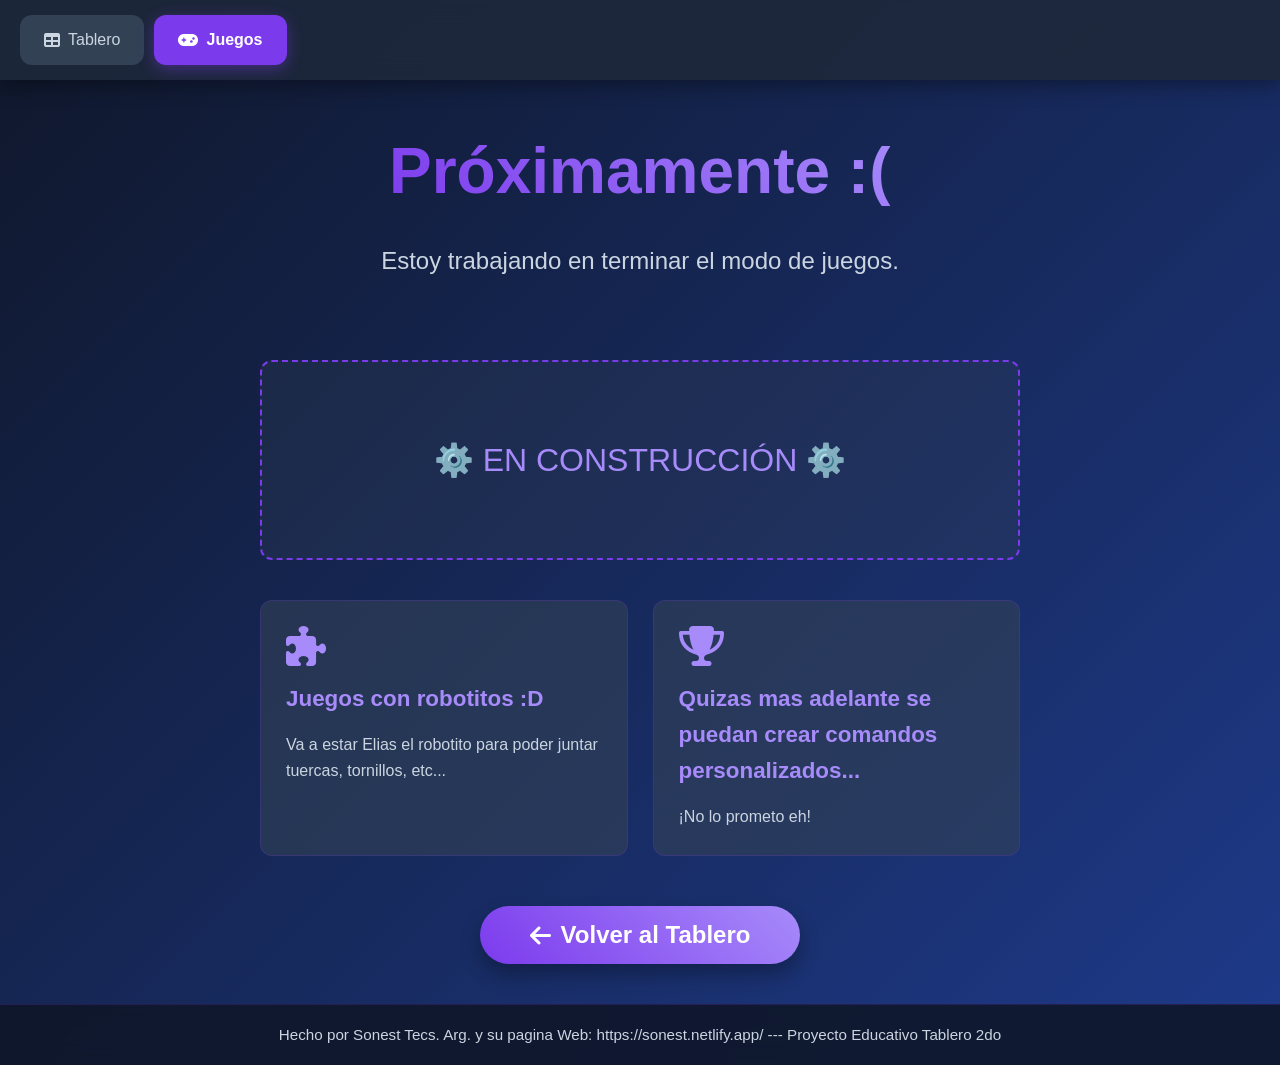
<file: .history/tablero-juegos_20250804162948.html>
<!DOCTYPE html>
<html lang="es">
<head>
    <meta charset="UTF-8">
    <meta name="viewport" content="width=device-width, initial-scale=1.0">
    <title>Tablero 2do - Modo Juegos</title>
    <link rel="stylesheet" href="https://cdnjs.cloudflare.com/ajax/libs/font-awesome/6.4.0/css/all.min.css">
    <style>
        :root {
            --bg-primary: #0f172a;
            --bg-secondary: #1e293b;
            --bg-tertiary: #334155;
            --accent-color: #7c3aed;
            --accent-secondary: #a78bfa;
            --text-primary: #f1f5f9;
            --text-secondary: #cbd5e1;
            --success: #10b981;
            --error: #ef4444;
            --warning: #f59e0b;
            --border-radius: 12px;
            --transition: all 0.4s cubic-bezier(0.175, 0.885, 0.32, 1.275);
        }

        /* Tema claro */
        .light-theme {
          --bg-primary: #f0f2f5;
          --bg-secondary: #ffffff;
          --bg-tertiary: #e4e6eb;
          --accent-color: #6a5af9;
          --accent-secondary: #8c7cf0;
          --text-primary: #1c1e21;
          --text-secondary: #65676b;
        }

        * {
            margin: 0;
            padding: 0;
            box-sizing: border-box;
            font-family: 'Segoe UI', Tahoma, Geneva, Verdana, sans-serif;
        }

        body {
            background: linear-gradient(135deg, var(--bg-primary) 0%, #1e3a8a 100%);
            min-height: 100vh;
            display: flex;
            flex-direction: column;
            color: var(--text-primary);
            line-height: 1.6;
            overflow-x: hidden;
        }

        header {
            background: rgba(30, 41, 59, 0.9);
            backdrop-filter: blur(10px);
            color: white;
            padding: 15px 0;
            box-shadow: 0 4px 20px rgba(0, 0, 0, 0.4);
            position: sticky;
            top: 0;
            z-index: 100;
        }

        .tabs {
            display: flex;
            max-width: 1400px;
            margin: 0 auto;
            padding: 0 20px;
        }

        .tab {
            padding: 12px 24px;
            cursor: pointer;
            border-radius: var(--border-radius);
            transition: var(--transition);
            font-weight: 500;
            background: var(--bg-tertiary);
            color: var(--text-secondary);
            margin-right: 10px;
            display: flex;
            align-items: center;
            gap: 8px;
        }

        .tab.active {
            background: var(--accent-color);
            color: white;
            font-weight: bold;
            box-shadow: 0 4px 15px rgba(124, 58, 237, 0.4);
        }

        .tab:not(.active):hover {
            background: #475569;
            color: var(--text-primary);
            transform: translateY(-2px);
        }

        .container {
            max-width: 1400px;
            margin: 0 auto;
            padding: 20px;
            flex: 1;
            display: flex;
            justify-content: center;
            align-items: center;
        }

        .hero {
            display: flex;
            flex-direction: column;
            justify-content: center;
            align-items: center;
            min-height: 80vh;
            text-align: center;
            padding: 20px;
            max-width: 800px;
            margin: 0 auto;
        }

        .title {
            font-size: 4rem;
            margin-bottom: 20px;
            opacity: 0;
            transform: scale(0.8);
            animation: fadeInZoom 0.8s forwards;
            background: linear-gradient(45deg, var(--accent-color), var(--accent-secondary));
            -webkit-background-clip: text;
            background-clip: text;
            color: transparent;
            font-weight: 700;
        }

        .subtitle {
            font-size: 1.5rem;
            margin-bottom: 40px;
            max-width: 800px;
            opacity: 0;
            animation: fadeIn 0.8s forwards 0.4s;
            color: var(--text-secondary);
        }

        .features {
            display: grid;
            grid-template-columns: repeat(2, 1fr);
            gap: 25px;
            margin-bottom: 50px;
            width: 100%;
            opacity: 0;
            animation: fadeIn 0.8s forwards 0.6s;
        }

        @media (max-width: 768px) {
            .features {
                grid-template-columns: 1fr;
            }
        }

        .feature {
            background: rgba(51, 65, 85, 0.6);
            border-radius: var(--border-radius);
            padding: 25px;
            border: 1px solid rgba(124, 58, 237, 0.2);
            text-align: left;
            transition: var(--transition);
        }

        .feature:hover {
            transform: translateY(-5px);
            box-shadow: 0 15px 25px rgba(0, 0, 0, 0.3);
            border-color: var(--accent-secondary);
        }

        .feature i {
            font-size: 2.5rem;
            color: var(--accent-secondary);
            margin-bottom: 15px;
        }

        .feature h3 {
            color: var(--accent-secondary);
            margin-bottom: 15px;
            font-size: 1.4rem;
        }

        .feature p {
            color: var(--text-secondary);
            line-height: 1.6;
        }

        .start-btn {
            background: linear-gradient(45deg, var(--accent-color), var(--accent-secondary));
            color: white;
            border: none;
            padding: 15px 50px;
            font-size: 1.5rem;
            font-weight: bold;
            border-radius: 50px;
            cursor: pointer;
            transition: var(--transition);
            display: flex;
            align-items: center;
            gap: 10px;
            opacity: 0;
            animation: fadeIn 0.8s forwards 0.8s;
            box-shadow: 0 10px 20px rgba(0, 0, 0, 0.3);
        }

        .start-btn:hover {
            transform: translateY(-5px);
            box-shadow: 0 15px 25px rgba(0, 0, 0, 0.4);
        }

        .start-btn:active {
            transform: translateY(0);
        }

        @keyframes fadeInZoom {
            from {
                opacity: 0;
                transform: scale(0.8);
            }
            to {
                opacity: 1;
                transform: scale(1);
            }
        }

        @keyframes fadeIn {
            from { opacity: 0; }
            to { opacity: 1; }
        }

        .fade-out {
            animation: fadeOut 0.8s forwards;
        }

        @keyframes fadeOut {
            from {
                opacity: 1;
                transform: translateY(0);
            }
            to {
                opacity: 0;
                transform: translateY(-50px);
            }
        }

        .game-preview {
            position: relative;
            width: 100%;
            height: 200px;
            background: rgba(51, 65, 85, 0.3);
            border-radius: var(--border-radius);
            margin: 40px 0;
            border: 2px dashed var(--accent-color);
            display: flex;
            justify-content: center;
            align-items: center;
            overflow: hidden;
            opacity: 0;
            animation: fadeIn 0.8s forwards 0.7s;
        }

        .game-preview::after {
            content: "⚙️ EN CONSTRUCCIÓN ⚙️";
            font-size: 2rem;
            color: var(--accent-secondary);
            position: absolute;
            animation: pulse 2s infinite;
        }

        @keyframes pulse {
            0%, 100% { opacity: 0.5; transform: scale(0.95); }
            50% { opacity: 1; transform: scale(1); }
        }

        footer {
            background: rgba(15, 23, 42, 0.9);
            backdrop-filter: blur(10px);
            color: var(--text-secondary);
            text-align: center;
            padding: 18px;
            font-size: 0.95rem;
            margin-top: auto;
            border-top: 1px solid rgba(124, 58, 237, 0.2);
        }
    </style>
</head>
<body>
    <header>
        <div class="tabs">
            <div class="tab" id="boardTab">
                <i class="fas fa-table"></i> Tablero
            </div>
            <div class="tab active">
                <i class="fas fa-gamepad"></i> Juegos
            </div>
        </div>
    </header>
    
    <div class="container">
        <div class="hero">
            <h1 class="title">Próximamente :(</h1>
            <p class="subtitle">Estoy trabajando en terminar el modo de juegos.</p>
            
            <div class="game-preview"></div>
            
            <div class="features">
                <div class="feature">
                    <i class="fas fa-puzzle-piece"></i>
                    <h3>Juegos con robotitos :D</h3>
                    <p>Va a estar Elias el robotito para poder juntar tuercas, tornillos, etc...</p>
                </div>
                <div class="feature">
                    <i class="fas fa-trophy"></i>
                    <h3>Quizas mas adelante se puedan crear comandos personalizados...</h3>
                    <p>¡No lo prometo eh!</p>
                </div>
            </div>
            
            <button id="startBtn" class="start-btn">
                <i class="fas fa-arrow-left"></i> Volver al Tablero
            </button>
        </div>
    </div>
    
    <footer>
        Hecho por Sonest Tecs. Arg. y su pagina Web: https://sonest.netlify.app/ --- Proyecto Educativo Tablero 2do
    </footer>
    
    <script>
        document.addEventListener('DOMContentLoaded', function() {
            const startBtn = document.getElementById('startBtn');
            const boardTab = document.getElementById('boardTab');
            
            // Animación de salida y redirección
            function redirectToBoard() {
                document.querySelector('.hero').classList.add('fade-out');
                
                setTimeout(function() {
                    window.location.href = 'tablero-normal.html';
                }, 800);
            }
            
            // Evento para el botón de volver
            startBtn.addEventListener('click', redirectToBoard);
            
            // Evento para la pestaña de Tablero
            boardTab.addEventListener('click', redirectToBoard);
        });
    </script>
</body>
</html>
</file>
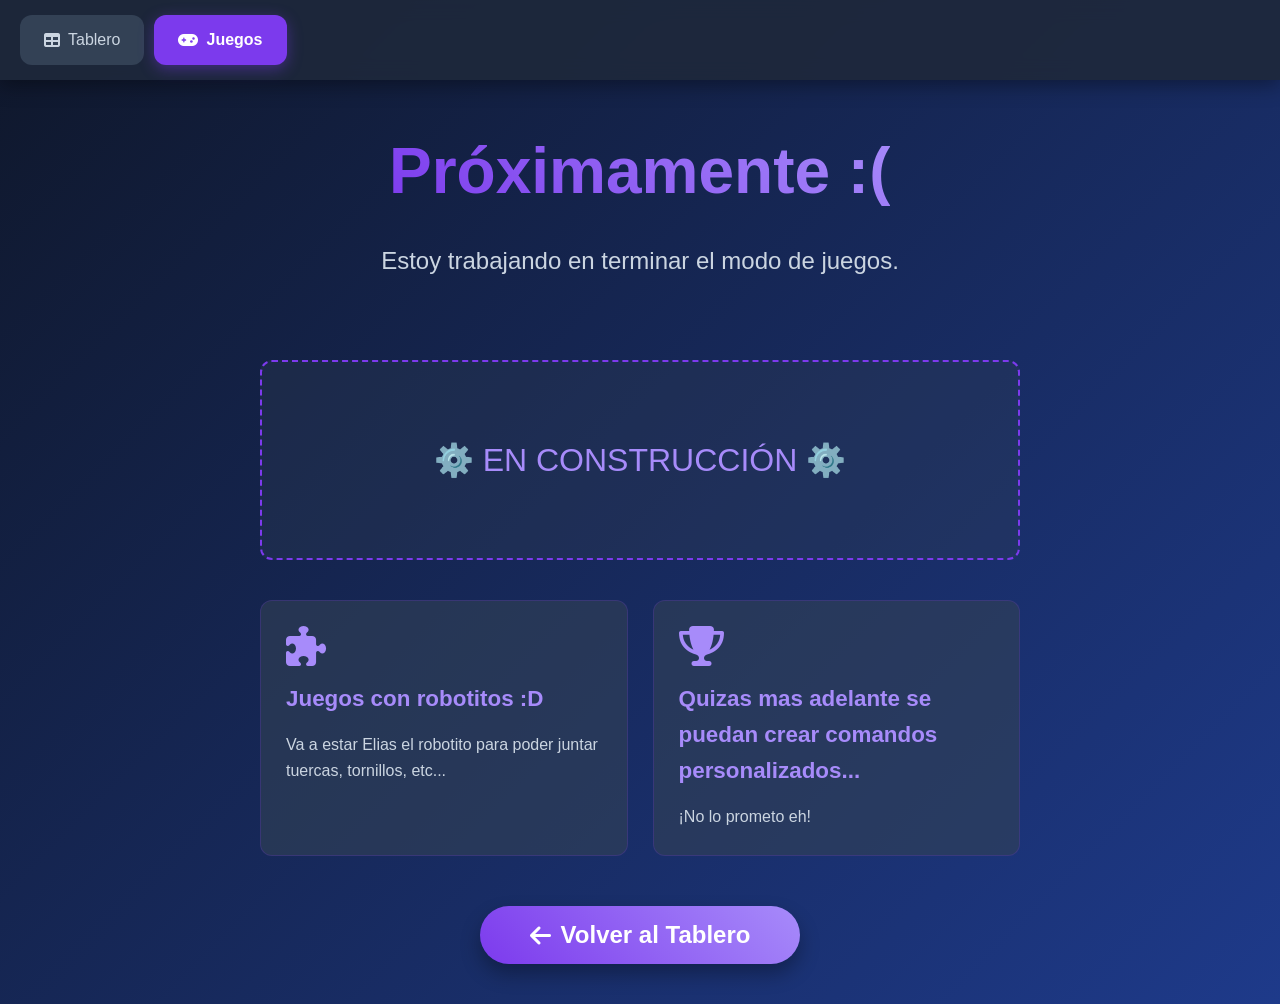
<file: .history/tablero-juegos_20250822193115.html>
<!DOCTYPE html>
<html lang="es">
<head>
    <meta charset="UTF-8">
    <meta name="viewport" content="width=device-width, initial-scale=1.0">
    <title>Tablero 2do - Modo Juegos</title>
    <link rel="stylesheet" href="https://cdnjs.cloudflare.com/ajax/libs/font-awesome/6.4.0/css/all.min.css">
    <style>
        :root {
            --bg-primary: #0f172a;
            --bg-secondary: #1e293b;
            --bg-tertiary: #334155;
            --accent-color: #7c3aed;
            --accent-secondary: #a78bfa;
            --text-primary: #f1f5f9;
            --text-secondary: #cbd5e1;
            --success: #10b981;
            --error: #ef4444;
            --warning: #f59e0b;
            --border-radius: 12px;
            --transition: all 0.4s cubic-bezier(0.175, 0.885, 0.32, 1.275);
        }

        /* Tema claro */
        .light-theme {
          --bg-primary: #f0f2f5;
          --bg-secondary: #ffffff;
          --bg-tertiary: #e4e6eb;
          --accent-color: #6a5af9;
          --accent-secondary: #8c7cf0;
          --text-primary: #1c1e21;
          --text-secondary: #65676b;
        }

        * {
            margin: 0;
            padding: 0;
            box-sizing: border-box;
            font-family: 'Segoe UI', Tahoma, Geneva, Verdana, sans-serif;
        }

        body {
            background: linear-gradient(135deg, var(--bg-primary) 0%, #1e3a8a 100%);
            min-height: 100vh;
            display: flex;
            flex-direction: column;
            color: var(--text-primary);
            line-height: 1.6;
            overflow-x: hidden;
        }

        header {
            background: rgba(30, 41, 59, 0.9);
            backdrop-filter: blur(10px);
            color: white;
            padding: 15px 0;
            box-shadow: 0 4px 20px rgba(0, 0, 0, 0.4);
            position: sticky;
            top: 0;
            z-index: 100;
        }

        .tabs {
            display: flex;
            max-width: 1400px;
            margin: 0 auto;
            padding: 0 20px;
        }

        .tab {
            padding: 12px 24px;
            cursor: pointer;
            border-radius: var(--border-radius);
            transition: var(--transition);
            font-weight: 500;
            background: var(--bg-tertiary);
            color: var(--text-secondary);
            margin-right: 10px;
            display: flex;
            align-items: center;
            gap: 8px;
        }

        .tab.active {
            background: var(--accent-color);
            color: white;
            font-weight: bold;
            box-shadow: 0 4px 15px rgba(124, 58, 237, 0.4);
        }

        .tab:not(.active):hover {
            background: #475569;
            color: var(--text-primary);
            transform: translateY(-2px);
        }

        .container {
            max-width: 1400px;
            margin: 0 auto;
            padding: 20px;
            flex: 1;
            display: flex;
            justify-content: center;
            align-items: center;
        }

        .hero {
            display: flex;
            flex-direction: column;
            justify-content: center;
            align-items: center;
            min-height: 80vh;
            text-align: center;
            padding: 20px;
            max-width: 800px;
            margin: 0 auto;
        }

        .title {
            font-size: 4rem;
            margin-bottom: 20px;
            opacity: 0;
            transform: scale(0.8);
            animation: fadeInZoom 0.8s forwards;
            background: linear-gradient(45deg, var(--accent-color), var(--accent-secondary));
            -webkit-background-clip: text;
            background-clip: text;
            color: transparent;
            font-weight: 700;
        }

        .subtitle {
            font-size: 1.5rem;
            margin-bottom: 40px;
            max-width: 800px;
            opacity: 0;
            animation: fadeIn 0.8s forwards 0.4s;
            color: var(--text-secondary);
        }

        .features {
            display: grid;
            grid-template-columns: repeat(2, 1fr);
            gap: 25px;
            margin-bottom: 50px;
            width: 100%;
            opacity: 0;
            animation: fadeIn 0.8s forwards 0.6s;
        }

        @media (max-width: 768px) {
            .features {
                grid-template-columns: 1fr;
            }
        }

        .feature {
            background: rgba(51, 65, 85, 0.6);
            border-radius: var(--border-radius);
            padding: 25px;
            border: 1px solid rgba(124, 58, 237, 0.2);
            text-align: left;
            transition: var(--transition);
        }

        .feature:hover {
            transform: translateY(-5px);
            box-shadow: 0 15px 25px rgba(0, 0, 0, 0.3);
            border-color: var(--accent-secondary);
        }

        .feature i {
            font-size: 2.5rem;
            color: var(--accent-secondary);
            margin-bottom: 15px;
        }

        .feature h3 {
            color: var(--accent-secondary);
            margin-bottom: 15px;
            font-size: 1.4rem;
        }

        .feature p {
            color: var(--text-secondary);
            line-height: 1.6;
        }

        .start-btn {
            background: linear-gradient(45deg, var(--accent-color), var(--accent-secondary));
            color: white;
            border: none;
            padding: 15px 50px;
            font-size: 1.5rem;
            font-weight: bold;
            border-radius: 50px;
            cursor: pointer;
            transition: var(--transition);
            display: flex;
            align-items: center;
            gap: 10px;
            opacity: 0;
            animation: fadeIn 0.8s forwards 0.8s;
            box-shadow: 0 10px 20px rgba(0, 0, 0, 0.3);
        }

        .start-btn:hover {
            transform: translateY(-5px);
            box-shadow: 0 15px 25px rgba(0, 0, 0, 0.4);
        }

        .start-btn:active {
            transform: translateY(0);
        }

        @keyframes fadeInZoom {
            from {
                opacity: 0;
                transform: scale(0.8);
            }
            to {
                opacity: 1;
                transform: scale(1);
            }
        }

        @keyframes fadeIn {
            from { opacity: 0; }
            to { opacity: 1; }
        }

        .fade-out {
            animation: fadeOut 0.8s forwards;
        }

        @keyframes fadeOut {
            from {
                opacity: 1;
                transform: translateY(0);
            }
            to {
                opacity: 0;
                transform: translateY(-50px);
            }
        }

        .game-preview {
            position: relative;
            width: 100%;
            height: 200px;
            background: rgba(51, 65, 85, 0.3);
            border-radius: var(--border-radius);
            margin: 40px 0;
            border: 2px dashed var(--accent-color);
            display: flex;
            justify-content: center;
            align-items: center;
            overflow: hidden;
            opacity: 0;
            animation: fadeIn 0.8s forwards 0.7s;
        }

        .game-preview::after {
            content: "⚙️ EN CONSTRUCCIÓN ⚙️";
            font-size: 2rem;
            color: var(--accent-secondary);
            position: absolute;
            animation: pulse 2s infinite;
        }

        @keyframes pulse {
            0%, 100% { opacity: 0.5; transform: scale(0.95); }
            50% { opacity: 1; transform: scale(1); }
        }

        footer {
            background: rgba(15, 23, 42, 0.9);
            backdrop-filter: blur(10px);
            color: var(--text-secondary);
            text-align: center;
            padding: 18px;
            font-size: 0.95rem;
            margin-top: auto;
            border-top: 1px solid rgba(124, 58, 237, 0.2);
        }
    </style>
</head>
<body>
    <header>
        <div class="tabs">
            <div class="tab" id="boardTab">
                <i class="fas fa-table"></i> Tablero
            </div>
            <div class="tab active">
                <i class="fas fa-gamepad"></i> Juegos
            </div>
        </div>
    </header>
    
    <div class="container">
        <div class="hero">
            <h1 class="title">Próximamente :(</h1>
            <p class="subtitle">Estoy trabajando en terminar el modo de juegos.</p>
            
            <div class="game-preview"></div>
            
            <div class="features">
                <div class="feature">
                    <i class="fas fa-puzzle-piece"></i>
                    <h3>Juegos con robotitos :D</h3>
                    <p>Va a estar Elias el robotito para poder juntar tuercas, tornillos, etc...</p>
                </div>
                <div class="feature">
                    <i class="fas fa-trophy"></i>
                    <h3>Quizas mas adelante se puedan crear comandos personalizados...</h3>
                    <p>¡No lo prometo eh!</p>
                </div>
            </div>
            
            <button id="startBtn" class="start-btn">
                <i class="fas fa-arrow-left"></i> Volver al Tablero
            </button>
        </div>
    </div>
    
    <script>
        document.addEventListener('DOMContentLoaded', function() {
            const startBtn = document.getElementById('startBtn');
            const boardTab = document.getElementById('boardTab');
            
            // Animación de salida y redirección
            function redirectToBoard() {
                document.querySelector('.hero').classList.add('fade-out');
                
                setTimeout(function() {
                    window.location.href = 'tablero-normal.html';
                }, 800);
            }
            
            // Evento para el botón de volver
            startBtn.addEventListener('click', redirectToBoard);
            
            // Evento para la pestaña de Tablero
            boardTab.addEventListener('click', redirectToBoard);
        });
    </script>
</body>
</html>
</file>
<file: style.css>
:root {
    --bg-primary: #0f172a;
    --bg-secondary: #1e293b;
    --bg-tertiary: #334155;
    --accent-color: #7c3aed;
    --accent-secondary: #a78bfa;
    --text-primary: #f1f5f9;
    --text-secondary: #cbd5e1;
    --success: #10b981;
    --error: #ef4444;
    --warning: #f59e0b;
    --border-radius: 12px;
    --transition: all 0.4s cubic-bezier(0.175, 0.885, 0.32, 1.275);
}

/* Tema claro */
.light-theme {
  --bg-primary: #f0f2f5;
  --bg-secondary: #ffffff;
  --bg-tertiary: #e4e6eb;
  --accent-color: #6a5af9;
  --accent-secondary: #8c7cf0;
  --text-primary: #1c1e21;
  --text-secondary: #65676b;
}

.light-theme .sidebar,
.light-theme .board-controls,
.light-theme .board-container,
.light-theme .programming-area {
  background: rgba(255, 255, 255, 0.85);
  border-color: #ddd;
}

* {
    margin: 0;
    padding: 0;
    box-sizing: border-box;
    font-family: 'Segoe UI', Tahoma, Geneva, Verdana, sans-serif;
}

body {
    background: linear-gradient(135deg, var(--bg-primary) 0%, #1e3a8a 100%);
    min-height: 100vh;
    display: flex;
    flex-direction: column;
    color: var(--text-primary);
    line-height: 1.6;
    overflow-x: hidden;
}

.container {
    max-width: 1400px;
    margin: 0 auto;
    padding: 20px;
    flex: 1;
}

.hero {
    display: flex;
    flex-direction: column;
    justify-content: center;
    align-items: center;
    min-height: 100vh;
    text-align: center;
    padding: 20px;
}

.title {
    font-size: 4rem;
    margin-bottom: 20px;
    opacity: 0;
    transform: scale(0.8);
    animation: fadeInZoom 0.8s forwards;
    background: linear-gradient(45deg, var(--accent-color), var(--accent-secondary));
    -webkit-background-clip: text;
    background-clip: text;
    color: transparent;
    font-weight: 700;
}

.subtitle {
    font-size: 1.5rem;
    margin-bottom: 40px;
    max-width: 800px;
    opacity: 0;
    animation: fadeIn 0.8s forwards 0.4s;
    color: var(--text-secondary);
}

.start-btn {
    background: linear-gradient(45deg, var(--accent-color), var(--accent-secondary));
    color: white;
    border: none;
    padding: 15px 50px;
    font-size: 1.5rem;
    font-weight: bold;
    border-radius: 50px;
    cursor: pointer;
    transition: var(--transition);
    display: flex;
    align-items: center;
    gap: 10px;
    opacity: 0;
    animation: fadeIn 0.8s forwards 0.8s;
    box-shadow: 0 10px 20px rgba(0, 0, 0, 0.3);
}

.start-btn:hover {
    transform: translateY(-5px);
    box-shadow: 0 15px 25px rgba(0, 0, 0, 0.4);
}

.start-btn:active {
    transform: translateY(0);
}

@keyframes fadeInZoom {
    from {
        opacity: 0;
        transform: scale(0.8);
    }
    to {
        opacity: 1;
        transform: scale(1);
    }
}

@keyframes fadeIn {
    from { opacity: 0; }
    to { opacity: 1; }
}

.fade-out {
    animation: fadeOut 0.8s forwards;
}

@keyframes fadeOut {
    from {
        opacity: 1;
        transform: translateY(0);
    }
    to {
        opacity: 0;
        transform: translateY(-50px);
    }
}

header {
    background: rgba(30, 41, 59, 0.9);
    backdrop-filter: blur(10px);
    color: white;
    padding: 15px 0;
    box-shadow: 0 4px 20px rgba(0, 0, 0, 0.4);
    position: sticky;
    top: 0;
    z-index: 100;
}

.tabs {
    display: flex;
    max-width: 1400px;
    margin: 0 auto;
    padding: 0 20px;
}

.tab {
    padding: 12px 24px;
    cursor: pointer;
    border-radius: var(--border-radius);
    transition: var(--transition);
    font-weight: 500;
    background: var(--bg-tertiary);
    color: var(--text-secondary);
    margin-right: 10px;
    display: flex;
    align-items: center;
    gap: 8px;
}

.tab.active {
    background: var(--accent-color);
    color: white;
    font-weight: bold;
    box-shadow: 0 4px 15px rgba(124, 58, 237, 0.4);
}

.tab:not(.active):hover {
    background: #475569;
    color: var(--text-primary);
    transform: translateY(-2px);
}

.main-container {
    flex-wrap: wrap;
    flex-direction: row !important;
    display: flex;
    max-width: 1400px;
    margin: 20px 0;
    padding: 0;
    gap: 25px;
    animation: fadeIn 0.6s ease;
}


@keyframes fadeIn {
    from { opacity: 0; transform: translateY(30px); }
    to { opacity: 1; transform: translateY(0); }
}

.fade-out {
    animation: fadeOut 0.5s forwards;
}

@keyframes fadeOut {
    from { opacity: 1; transform: translateY(0); }
    to { opacity: 0; transform: translateY(30px); }
}

.sidebar {
    width: 350px; 
    max-width: 100%;
    flex-wrap: wrap;
    background: rgba(30, 41, 59, 0.85);
    backdrop-filter: blur(10px);
    border-radius: var(--border-radius);
    padding: 20px;
    box-shadow: 0 8px 25px rgba(0, 0, 0, 0.4);
    height: fit-content;
    border: 1px solid rgba(124, 58, 237, 0.2);
    animation: slideInLeft 0.7s ease;
    flex-shrink: 0;
}

@keyframes slideInLeft {
    from { transform: translateX(-50px); opacity: 0; }
    to { transform: translateX(0); opacity: 1; }
}

.category {
    margin-bottom: 25px;
    animation: fadeIn 0.8s ease;
    display: grid;
    grid-template-columns: repeat(auto-fill, minmax(130px, 1fr));
    gap: 10px;
}

.category h3 {
    padding: 10px 0;
    border-bottom: 1px solid var(--accent-color);
    margin-bottom: 15px;
    color: var(--accent-secondary);
    display: flex;
    align-items: center;
    gap: 10px;
    font-size: 1.1rem;
    grid-column: 1 / span 3;
}

.element {
    padding: 6px 5px;
    margin: 5px 0; /* Reducido espacio vertical */
    min-width: 0;
    background: rgba(51, 65, 85, 0.6);
    border-radius: var(--border-radius);
    cursor: move;
    transition: var(--transition);
    border: 1px solid rgba(124, 58, 237, 0.1);
    color: var(--text-primary);
    display: flex;
    align-items: center;
    gap: 8px;
    box-shadow: 0 4px 10px rgba(0, 0, 0, 0.2);
    font-size: 0.85em;
    overflow: hidden;
    text-overflow: ellipsis;
    white-space: nowrap;
}

.element:hover {
    background: var(--accent-color);
    transform: translateX(8px);
    border-color: var(--accent-secondary);
    box-shadow: 0 6px 15px rgba(124, 58, 237, 0.3);
}

.content {
    flex: 1;
    display: flex;
    flex-direction: column;
    gap: 25px;
    animation: slideInRight 0.7s ease;
}

@keyframes slideInRight {
    from { transform: translateX(50px); opacity: 0; }
    to { transform: translateX(0); opacity: 1; }
}

.board-controls {
    background: rgba(30, 41, 59, 0.85);
    backdrop-filter: blur(10px);
    border-radius: var(--border-radius);
    padding: 18px;
    box-shadow: 0 8px 25px rgba(0, 0, 0, 0.4);
    display: flex;
    align-items: center;
    gap: 20px;
    flex-wrap: wrap;
    border: 1px solid rgba(124, 58, 237, 0.2);
}

.board-controls .counters {
    display: flex;
    gap: 15px;
}

.counter {
    background: rgba(51, 65, 85, 0.6);
    padding: 8px 15px;
    border-radius: var(--border-radius);
    border: 1px solid var(--accent-color);
    display: flex;
    align-items: center;
    gap: 8px;
    font-size: 0.95rem;
}

.board-controls label {
    font-weight: 500;
    color: var(--accent-secondary);
}

.board-controls select {
    padding: 9px 18px;
    border-radius: var(--border-radius);
    border: 1px solid var(--accent-color);
    background: var(--bg-tertiary);
    color: var(--text-primary);
    font-size: 1rem;
    transition: var(--transition);
    cursor: pointer;
}

.board-controls select:hover {
    background: rgba(51, 65, 85, 0.8);
}

.selection-info {
    margin-left: auto;
    background: rgba(51, 65, 85, 0.6);
    padding: 9px 18px;
    border-radius: var(--border-radius);
    font-size: 0.95rem;
    display: flex;
    align-items: center;
    gap: 8px;
    border: 1px solid var(--accent-color);
}

.selection-info i {
    color: var(--accent-secondary);
}

.actions {
    display: flex;
    gap: 15px;
    margin-left: 15px;
}

.btn {
    padding: 10px 25px;
    border: none;
    border-radius: var(--border-radius);
    cursor: pointer;
    font-weight: 600;
    transition: var(--transition);
    background: var(--bg-tertiary);
    color: var(--text-primary);
    display: flex;
    align-items: center;
    gap: 8px;
    box-shadow: 0 4px 10px rgba(0, 0, 0, 0.3);
}

.btn:hover {
    background: #475569;
    transform: translateY(-3px);
    box-shadow: 0 6px 15px rgba(0, 0, 0, 0.4);
}

.btn.primary {
    background: var(--accent-color);
    color: white;
}

.btn.primary:hover {
    background: #6d28d9;
    box-shadow: 0 6px 15px rgba(124, 58, 237, 0.5);
}

.btn.primary:disabled {
    background: #4b5563;
    cursor: not-allowed;
    transform: none;
    box-shadow: none;
}

.speed-control {
    display: flex;
    align-items: center;
    gap: 10px;
    background: rgba(51, 65, 85, 0.6);
    padding: 8px 15px;
    border-radius: var(--border-radius);
    border: 1px solid var(--accent-color);
}

.speed-control label {
    white-space: nowrap;
}

.speed-control input {
    width: 150px;
}

.board-container {
    background: rgba(30, 41, 59, 0.85);
    backdrop-filter: blur(10px);
    border-radius: var(--border-radius);
    padding: 25px;
    box-shadow: 0 8px 25px rgba(0, 0, 0, 0.4);
    overflow: auto;
    border: 1px solid rgba(124, 58, 237, 0.2);
}

.board {
    display: grid;
    gap: 4px;
    background: var(--bg-tertiary);
    border: 2px solid var(--bg-tertiary);
    margin: 0 auto;
    width: fit-content;
    border-radius: 8px;
    overflow: hidden;
    box-shadow: 0 8px 25px rgba(0, 0, 0, 0.4);
}

.cell {
    width: 55px;
    height: 55px;
    background: var(--bg-secondary);
    display: flex;
    justify-content: center;
    align-items: center;
    font-size: 28px;
    cursor: pointer;
    transition: var(--transition);
    position: relative;
    color: white;
}

.cell:hover {
    background: rgba(51, 65, 85, 0.8);
}

.cell.has-element {
    background: rgba(51, 65, 85, 0.6);
}

.cell.selected {
    box-shadow: inset 0 0 0 3px var(--accent-secondary);
    z-index: 2;
}

.cell.drag-over {
    background: rgba(124, 58, 237, 0.3);
    box-shadow: inset 0 0 0 2px var(--accent-color);
}

.element-content {
    display: flex;
    flex-direction: column;
    align-items: center;
    justify-content: center;
    width: 100%;
    height: 100%;
    position: relative;
}

.background-element {
    font-size: 32px;
    position: absolute;
    opacity: 0.7;
    z-index: 1;
}

.character-element {
    font-size: 36px;
    position: absolute;
    z-index: 2;
    transition: var(--transition);
    cursor: move;
}

.programming-area {
    background: rgba(30, 41, 59, 0.85);
    backdrop-filter: blur(10px);
    border-radius: var(--border-radius);
    padding: 25px;
    box-shadow: 0 8px 25px rgba(0, 0, 0, 0.4);
    border: 1px solid rgba(124, 58, 237, 0.2);
    animation: fadeIn 1s ease;
}

.programming-area h3 {
    margin-bottom: 20px;
    padding-bottom: 15px;
    border-bottom: 1px solid var(--accent-color);
    color: var(--accent-secondary);
    font-size: 1.4rem;
    display: flex;
    align-items: center;
    gap: 10px;
}

.code-section textarea {
    width: 100%;
    min-height: 120px;
    padding: 18px;
    border-radius: var(--border-radius);
    border: 1px solid var(--accent-color);
    background: var(--bg-tertiary);
    color: var(--text-primary);
    font-family: 'Consolas', monospace;
    font-size: 1rem;
    resize: vertical;
    transition: var(--transition);
    box-shadow: inset 0 4px 15px rgba(0, 0, 0, 0.3);
}

.code-section textarea:focus {
    outline: none;
    border-color: var(--accent-secondary);
    box-shadow: inset 0 4px 20px rgba(0, 0, 0, 0.4), 0 0 0 3px rgba(124, 58, 237, 0.2);
}

.subroutines {
    display: grid;
    grid-template-columns: repeat(3, 1fr);
    gap: 20px;
    margin: 25px 0;
}

.subroutine {
    background: rgba(51, 65, 85, 0.6);
    border-radius: var(--border-radius);
    padding: 15px;
    border: 1px solid var(--accent-color);
}

.subroutine label {
    display: block;
    margin-bottom: 10px;
    color: var(--accent-secondary);
}

.subroutine textarea {
    width: 100%;
    min-height: 100px;
    padding: 12px;
    border-radius: var(--border-radius);
    border: 1px solid var(--bg-tertiary);
    background: var(--bg-tertiary);
    color: var(--text-primary);
    font-family: 'Consolas', monospace;
    font-size: 0.95rem;
    resize: vertical;
}

.binary-output {
    margin: 25px 0;
}

.binary-output label {
    display: block;
    margin-bottom: 10px;
    color: var(--accent-secondary);
}

.binary-code {
    background: var(--bg-tertiary);
    color: var(--accent-secondary);
    padding: 18px;
    border-radius: var(--border-radius);
    font-family: 'Consolas', monospace;
    min-height: 80px;
    overflow-x: auto;
    white-space: nowrap;
    font-size: 1rem;
    border: 1px solid var(--accent-color);
    box-shadow: inset 0 4px 15px rgba(0, 0, 0, 0.3);
}

/* Modal de ayuda */
.modal {
    display: none;
    position: fixed;
    top: 0;
    left: 0;
    width: 100%;
    height: 100%;
    background: rgba(0, 0, 0, 0.9);
    z-index: 2000;
    justify-content: center;
    align-items: center;
    animation: fadeIn 0.3s ease;
}

.modal-content {
    background: var(--bg-secondary);
    border-radius: var(--border-radius);
    width: 90%;
    max-width: 900px;
    max-height: 90vh;
    overflow-y: auto;
    padding: 35px;
    position: relative;
    animation: scaleIn 0.4s cubic-bezier(0.175, 0.885, 0.32, 1.275);
    border: 2px solid var(--accent-color);
    box-shadow: 0 20px 40px rgba(0, 0, 0, 0.6);
}

@keyframes scaleIn {
    from { opacity: 0; transform: scale(0.9); }
    to { opacity: 1; transform: scale(1); }
}

.close {
    position: absolute;
    top: 25px;
    right: 25px;
    font-size: 32px;
    cursor: pointer;
    color: var(--text-secondary);
    transition: var(--transition);
    width: 45px;
    height: 45px;
    display: flex;
    align-items: center;
    justify-content: center;
    border-radius: 50%;
}

.close:hover {
    color: var(--text-primary);
    background: var(--accent-color);
    transform: rotate(90deg);
}

.commands-list {
    display: grid;
    grid-template-columns: repeat(auto-fill, minmax(280px, 1fr));
    gap: 20px;
    margin: 25px 0;
}

.command {
    background: var(--bg-tertiary);
    border-radius: var(--border-radius);
    padding: 20px;
    border: 1px solid var(--accent-color);
    display: flex;
    flex-direction: column;
    transition: var(--transition);
}

.command:hover {
    transform: translateY(-5px);
    box-shadow: 0 10px 20px rgba(0, 0, 0, 0.3);
}

.cmd-name {
    font-family: 'Consolas', monospace;
    font-weight: bold;
    color: var(--accent-secondary);
    margin-bottom: 8px;
    font-size: 1.1rem;
}

.cmd-desc {
    font-size: 0.95rem;
    color: var(--text-secondary);
    margin-bottom: 15px;
    flex-grow: 1;
}

.cmd-bin {
    font-family: 'Consolas', monospace;
    background: var(--bg-primary);
    color: var(--accent-secondary);
    padding: 8px 15px;
    border-radius: var(--border-radius);
    font-size: 1rem;
    text-align: center;
}

.examples {
    background: var(--bg-tertiary);
    border-radius: var(--border-radius);
    padding: 25px;
    margin-top: 25px;
    border: 1px solid var(--accent-color);
}

.examples h3 {
    margin-bottom: 20px;
    color: var(--accent-secondary);
    font-size: 1.3rem;
    display: flex;
    align-items: center;
    gap: 10px;
}

.examples pre {
    background: var(--bg-primary);
    color: var(--text-primary);
    padding: 20px;
    border-radius: var(--border-radius);
    overflow-x: auto;
    font-family: 'Consolas', monospace;
    font-size: 1rem;
    margin: 15px 0;
    line-height: 1.6;
    border: 1px solid var(--accent-color);
}

/* Footer */
footer {
    background: rgba(15, 23, 42, 0.9);
    backdrop-filter: blur(10px);
    color: var(--text-secondary);
    text-align: center;
    padding: 18px;
    font-size: 0.95rem;
    margin-top: auto;
    border-top: 1px solid rgba(124, 58, 237, 0.2);
}

/* Añadir al final del archivo */
@media (max-width: 768px) {
    .element {
        padding: 8px 10px !important;
        font-size: 0.85em !important;
        min-height: 40px;
        align-items: flex-start;
    }
    
    .element span {
        font-size: 1.1em;
        margin-top: 2px;
    }
}

@media (max-width: 480px) {
    .element {
        padding: 6px 8px !important;
        font-size: 0.8em !important;
        min-height: 36px;
    }
    
    .element span {
        font-size: 1em;
    }
}

/* Animaciones de movimiento */
@keyframes moveRight {
    from { transform: translateX(0); }
    to { transform: translateX(55px); }
}

@keyframes moveLeft {
    from { transform: translateX(0); }
    to { transform: translateX(-55px); }
}

@keyframes moveUp {
    from { transform: translateY(0); }
    to { transform: translateY(-55px); }
}

@keyframes moveDown {
    from { transform: translateY(0); }
    to { transform: translateY(55px); }
}

@keyframes jump {
    0%, 100% { transform: translateY(0); }
    50% { transform: translateY(-30px); }
}

@keyframes grab {
    0%, 100% { transform: scale(1); }
    50% { transform: scale(1.3); }
}

/* Responsive */
@media (max-width: 1100px) {
    .main-container {
        flex-direction: column;
    }
    
    .sidebar {
        width: 100%;
    }
    
    .subroutines {
        grid-template-columns: 1fr;
    }
}

@media (max-width: 768px) {
    .board .cell {
        width: 45px;
        height: 45px;
        font-size: 24px;
    }
    
    .board-controls {
        flex-direction: column;
        align-items: flex-start;
        gap: 15px;
    }
    
    .selection-info, .actions {
        margin-left: 0;
        width: 100%;
    }
    
    .commands-list {
        grid-template-columns: 1fr;
    }
    
    .tabs {
        justify-content: center;
    }
}

@media (max-width: 480px) {
    .board .cell {
        width: 38px;
        height: 38px;
        font-size: 20px;
    }
    
    .tab {
        padding: 10px 15px;
        font-size: 0.9rem;
    }
}

/* Ajustes responsivos */
@media (max-width: 1100px) {
    .main-container {
        flex-direction: column;
    }
    
    .sidebar {
        width: 100%;
    }
    
    .category {
        grid-template-columns: repeat(3, 1fr); /* Mantener 3 columnas en tablet */
    }
}

@media (max-width: 768px) {
    .category {
        grid-template-columns: repeat(2, 1fr); /* 2 columnas en móvil */
    }
    
    .category h3 {
        grid-column: 1 / span 2;
    }
}

@media (max-width: 480px) {
    .category {
        grid-template-columns: repeat(2, 1fr);
    }

        .element {
        padding: 6px 8px;
        font-size: 0.8em;
    
    .category h3 {
        grid-column: 1;
    }
}}
</file>
